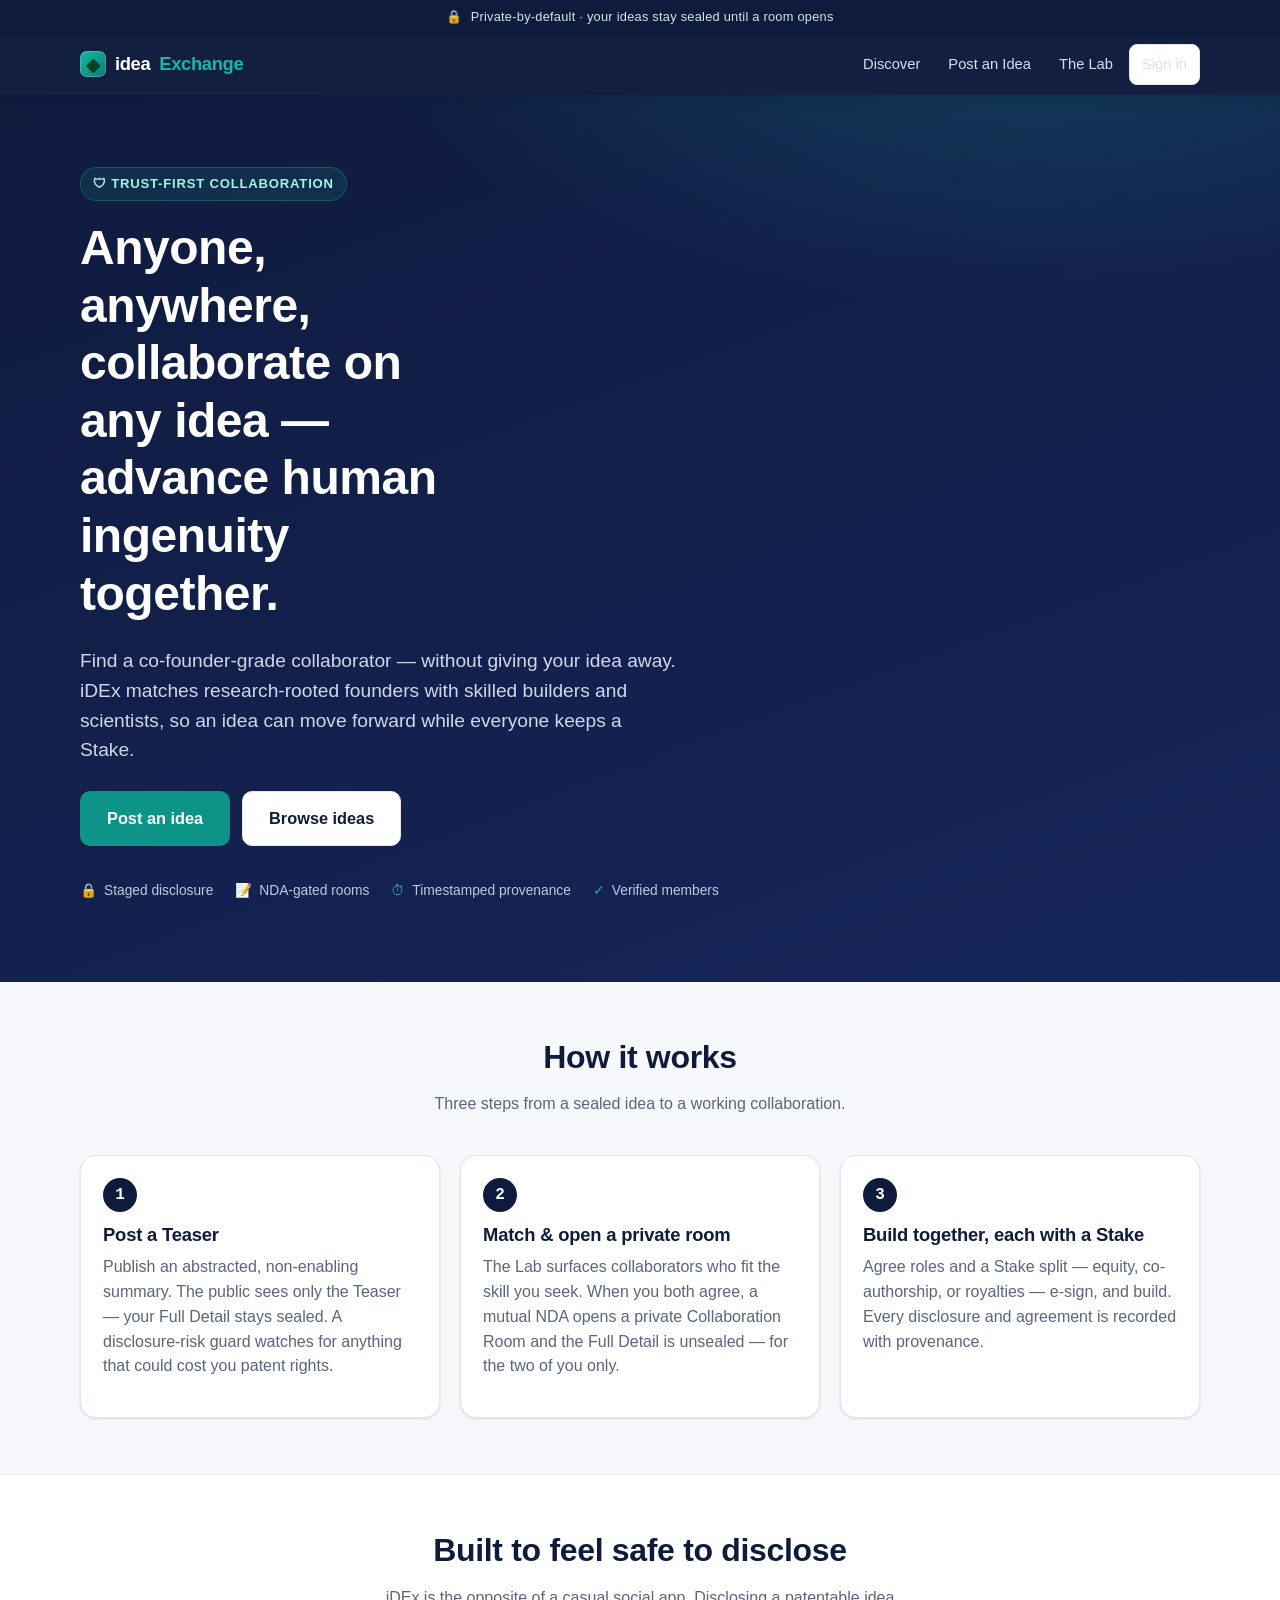
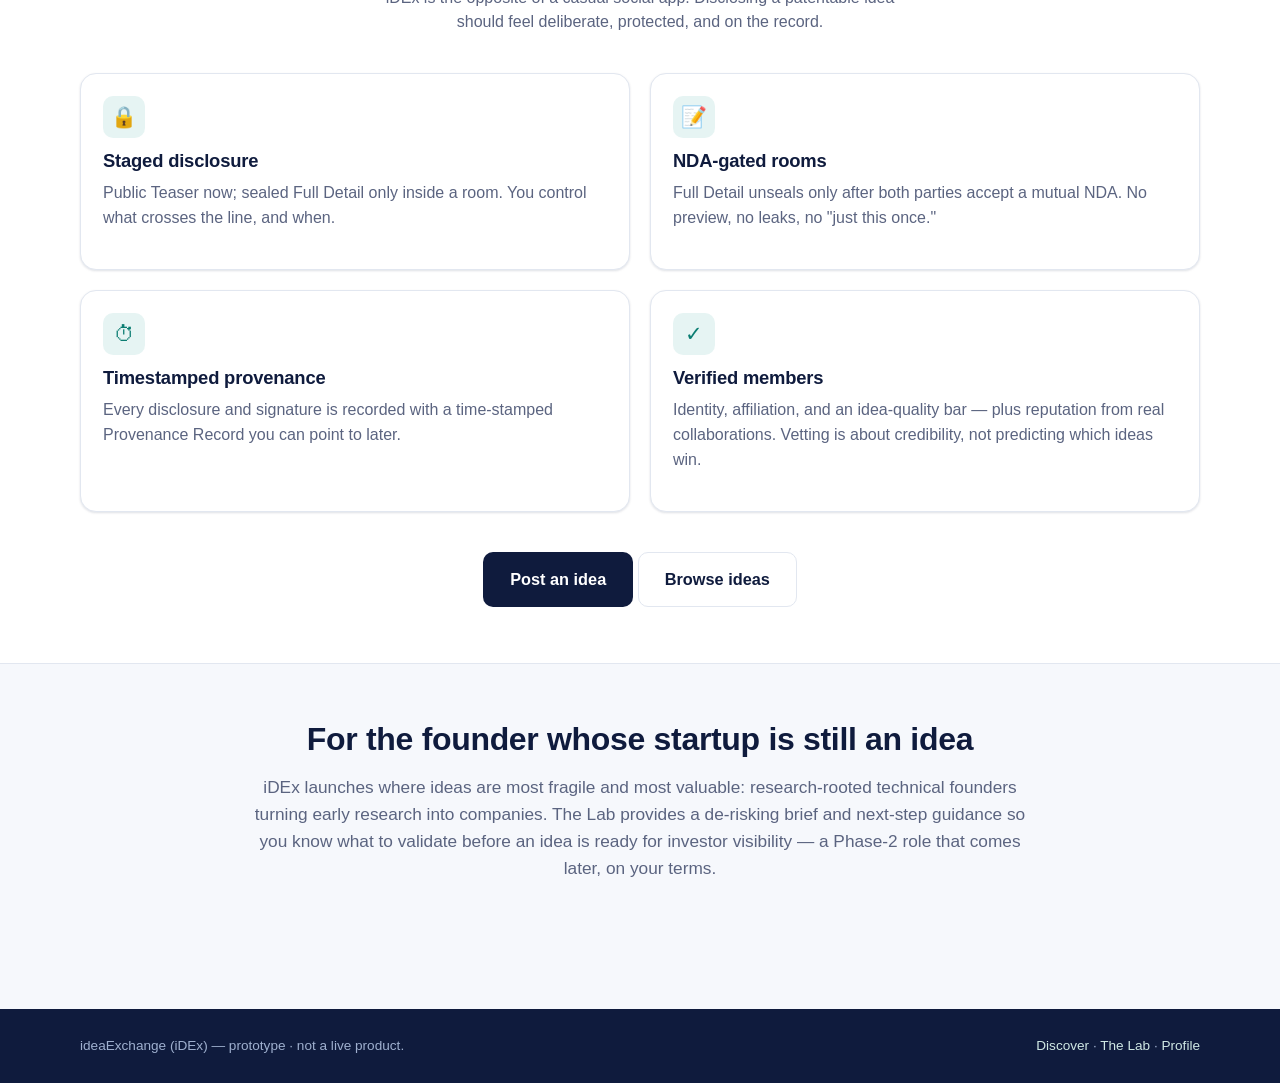
<file: index.html>
<!DOCTYPE html>
<html lang="en">
<head>
<meta charset="UTF-8">
<meta name="viewport" content="width=device-width, initial-scale=1">
<title>ideaExchange (iDEx) — Collaborate on any idea, without giving it away</title>
<link rel="stylesheet" href="styles.css">
</head>
<body>

<div class="trust-strip">
  <span class="lock">🔒</span> Private-by-default · your ideas stay sealed until a room opens
</div>

<nav class="nav">
  <div class="nav-inner">
    <a class="brand" href="index.html"><span class="mark">◆</span> idea<b>Exchange</b></a>
    <button class="nav-toggle" aria-label="Toggle menu" onclick="document.getElementById('navlinks').classList.toggle('open')">☰</button>
    <div class="nav-links" id="navlinks">
      <a href="discover.html">Discover</a>
      <a href="idea-new.html">Post an Idea</a>
      <a href="lab.html">The Lab</a>
      <a class="btn btn-ghost" href="login.html">Sign in</a>
    </div>
  </div>
</nav>

<header class="hero">
  <div class="wrap">
    <span class="eyebrow">🛡 Trust-first collaboration</span>
    <h1>Anyone, anywhere, collaborate on any idea — advance human ingenuity together.</h1>
    <p class="lede">Find a co-founder-grade collaborator — without giving your idea away. iDEx matches research-rooted founders with skilled builders and scientists, so an idea can move forward while everyone keeps a Stake.</p>
    <div class="hero-actions">
      <a class="btn btn-primary btn-lg" href="idea-new.html">Post an idea</a>
      <a class="btn btn-ghost btn-lg" href="discover.html">Browse ideas</a>
    </div>
    <div class="hero-trust">
      <span><span class="tk">🔒</span> Staged disclosure</span>
      <span><span class="tk">📝</span> NDA-gated rooms</span>
      <span><span class="tk">⏱</span> Timestamped provenance</span>
      <span><span class="tk">✓</span> Verified members</span>
    </div>
  </div>
</header>

<main>
  <!-- How it works -->
  <section class="section">
    <div class="wrap">
      <div class="center" style="margin-bottom:38px">
        <h2>How it works</h2>
        <p class="muted">Three steps from a sealed idea to a working collaboration.</p>
      </div>
      <div class="grid grid-3 steps">
        <div class="card">
          <div class="step-num">1</div>
          <h3>Post a Teaser</h3>
          <p class="muted">Publish an abstracted, non-enabling summary. The public sees only the Teaser — your Full Detail stays sealed. A disclosure-risk guard watches for anything that could cost you patent rights.</p>
        </div>
        <div class="card">
          <div class="step-num">2</div>
          <h3>Match &amp; open a private room</h3>
          <p class="muted">The Lab surfaces collaborators who fit the skill you seek. When you both agree, a mutual NDA opens a private Collaboration Room and the Full Detail is unsealed — for the two of you only.</p>
        </div>
        <div class="card">
          <div class="step-num">3</div>
          <h3>Build together, each with a Stake</h3>
          <p class="muted">Agree roles and a Stake split — equity, co-authorship, or royalties — e-sign, and build. Every disclosure and agreement is recorded with provenance.</p>
        </div>
      </div>
    </div>
  </section>

  <!-- Trust section -->
  <section class="section" style="background:var(--surface);border-top:1px solid var(--line);border-bottom:1px solid var(--line)">
    <div class="wrap">
      <div class="center" style="margin-bottom:38px">
        <h2>Built to feel safe to disclose</h2>
        <p class="muted" style="max-width:60ch;margin:0 auto">iDEx is the opposite of a casual social app. Disclosing a patentable idea should feel deliberate, protected, and on the record.</p>
      </div>
      <div class="grid grid-2">
        <div class="card trust-tile">
          <div class="ico">🔒</div>
          <h3>Staged disclosure</h3>
          <p class="muted">Public Teaser now; sealed Full Detail only inside a room. You control what crosses the line, and when.</p>
        </div>
        <div class="card trust-tile">
          <div class="ico">📝</div>
          <h3>NDA-gated rooms</h3>
          <p class="muted">Full Detail unseals only after both parties accept a mutual NDA. No preview, no leaks, no "just this once."</p>
        </div>
        <div class="card trust-tile">
          <div class="ico">⏱</div>
          <h3>Timestamped provenance</h3>
          <p class="muted">Every disclosure and signature is recorded with a time-stamped Provenance Record you can point to later.</p>
        </div>
        <div class="card trust-tile">
          <div class="ico">✓</div>
          <h3>Verified members</h3>
          <p class="muted">Identity, affiliation, and an idea-quality bar — plus reputation from real collaborations. Vetting is about credibility, not predicting which ideas win.</p>
        </div>
      </div>
      <div class="center" style="margin-top:40px">
        <a class="btn btn-navy btn-lg" href="idea-new.html">Post an idea</a>
        <a class="btn btn-ghost btn-lg" href="discover.html">Browse ideas</a>
      </div>
    </div>
  </section>

  <!-- Stake / for whom -->
  <section class="section">
    <div class="narrow center">
      <h2>For the founder whose startup is still an idea</h2>
      <p class="muted" style="font-size:1.08rem">iDEx launches where ideas are most fragile and most valuable: research-rooted technical founders turning early research into companies. The Lab provides a de-risking brief and next-step guidance so you know what to validate before an idea is ready for investor visibility — a Phase-2 role that comes later, on your terms.</p>
    </div>
  </section>
</main>

<footer class="footer">
  <div class="wrap">
    <span>ideaExchange (iDEx) — prototype · not a live product.</span>
    <span><a href="discover.html">Discover</a> · <a href="lab.html">The Lab</a> · <a href="profile.html">Profile</a></span>
  </div>
</footer>

</body>
</html>
</file>
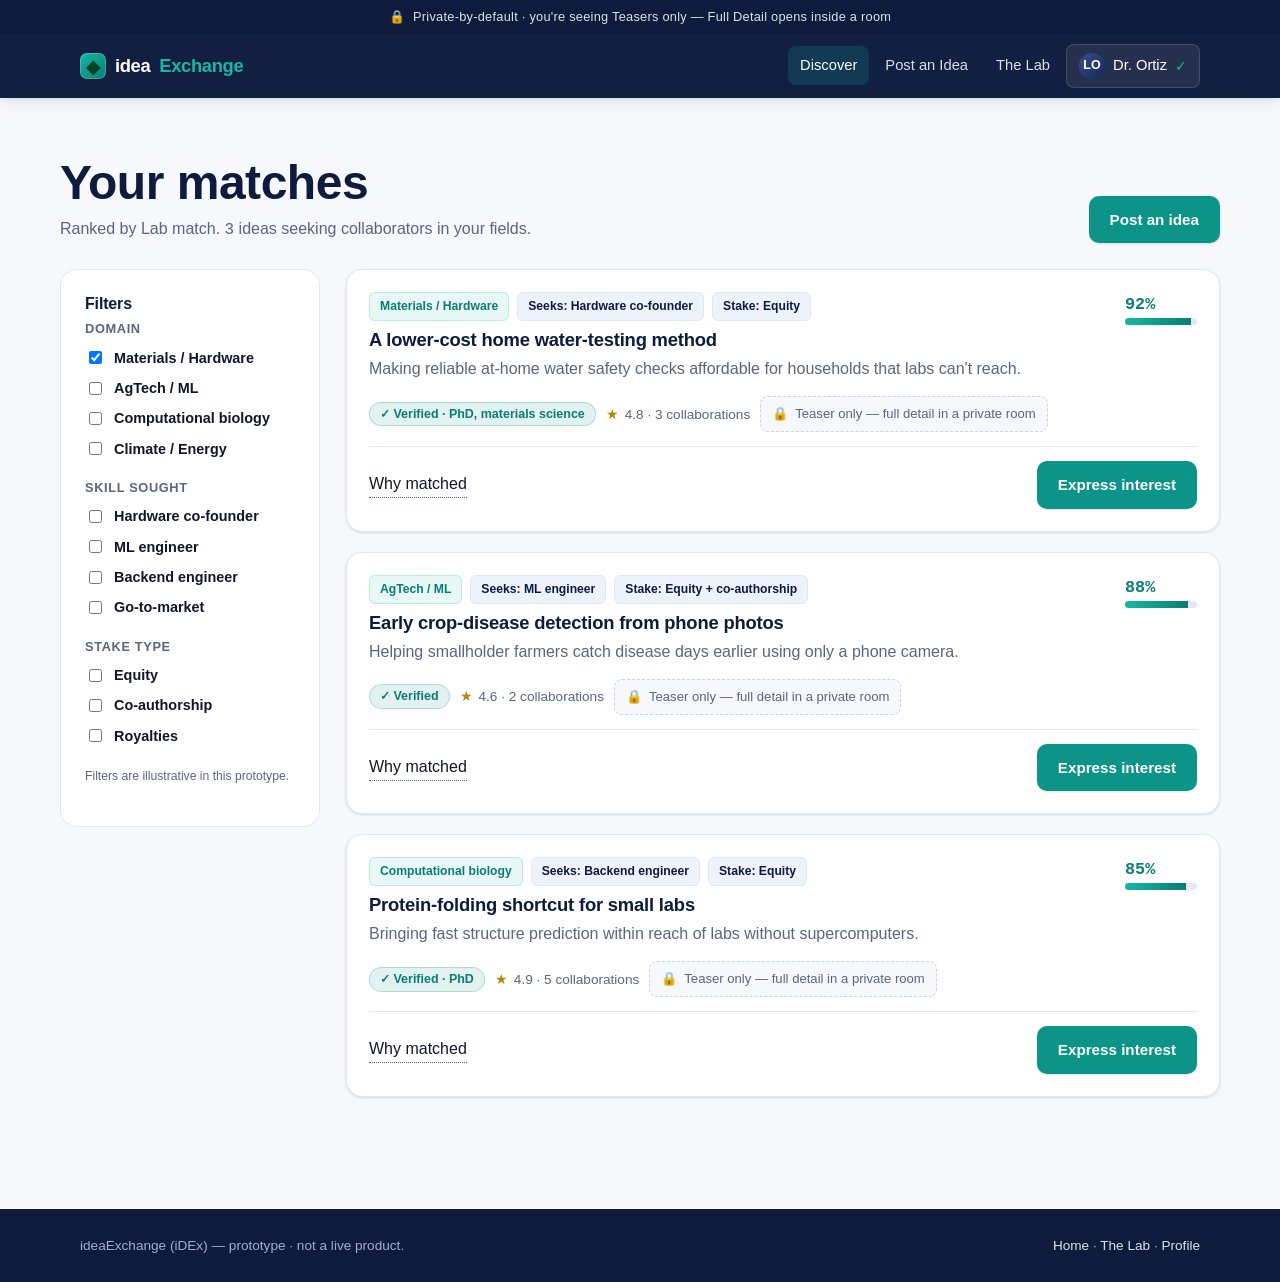
<file: discover.html>
<!DOCTYPE html>
<html lang="en">
<head>
<meta charset="UTF-8">
<meta name="viewport" content="width=device-width, initial-scale=1">
<title>Discover — ideaExchange (iDEx)</title>
<link rel="stylesheet" href="styles.css">
</head>
<body>

<div class="trust-strip">
  <span class="lock">🔒</span> Private-by-default · you're seeing Teasers only — Full Detail opens inside a room
</div>

<nav class="nav">
  <div class="nav-inner">
    <a class="brand" href="index.html"><span class="mark">◆</span> idea<b>Exchange</b></a>
    <button class="nav-toggle" aria-label="Toggle menu" onclick="document.getElementById('navlinks').classList.toggle('open')">☰</button>
    <div class="nav-links" id="navlinks">
      <a href="discover.html" class="active">Discover</a>
      <a href="idea-new.html">Post an Idea</a>
      <a href="lab.html">The Lab</a>
      <a class="avatar-chip" href="profile.html"><span class="avatar">LO</span> Dr. Ortiz <span class="vtick">✓</span></a>
    </div>
  </div>
</nav>

<main class="wrap section">
  <div style="display:flex;justify-content:space-between;align-items:flex-end;flex-wrap:wrap;gap:16px;margin-bottom:26px">
    <div>
      <h1 style="margin-bottom:6px">Your matches</h1>
      <p class="muted" style="margin:0">Ranked by Lab match. <span class="mono">3</span> ideas seeking collaborators in your fields.</p>
    </div>
    <a class="btn btn-primary" href="idea-new.html">Post an idea</a>
  </div>

  <div class="discover-layout">
    <!-- Filters (visual only) -->
    <aside class="filters panel" aria-label="Filters">
      <h4 style="margin-top:0">Filters</h4>
      <div class="filter-group">
        <h4>Domain</h4>
        <label class="check"><input type="checkbox" checked> Materials / Hardware</label>
        <label class="check"><input type="checkbox"> AgTech / ML</label>
        <label class="check"><input type="checkbox"> Computational biology</label>
        <label class="check"><input type="checkbox"> Climate / Energy</label>
      </div>
      <div class="filter-group">
        <h4>Skill sought</h4>
        <label class="check"><input type="checkbox"> Hardware co-founder</label>
        <label class="check"><input type="checkbox"> ML engineer</label>
        <label class="check"><input type="checkbox"> Backend engineer</label>
        <label class="check"><input type="checkbox"> Go-to-market</label>
      </div>
      <div class="filter-group">
        <h4>Stake type</h4>
        <label class="check"><input type="checkbox"> Equity</label>
        <label class="check"><input type="checkbox"> Co-authorship</label>
        <label class="check"><input type="checkbox"> Royalties</label>
      </div>
      <p class="muted" style="font-size:.76rem">Filters are illustrative in this prototype.</p>
    </aside>

    <!-- Match feed -->
    <section class="grid" aria-label="Idea matches">

      <!-- Card 1 -->
      <article class="card card-hover match-card">
        <div class="top">
          <div>
            <div class="meta-row" style="margin-bottom:8px">
              <span class="tag tag-domain">Materials / Hardware</span>
              <span class="tag">Seeks: Hardware co-founder</span>
              <span class="tag">Stake: Equity</span>
            </div>
            <h3 style="margin:0"><a href="idea.html">A lower-cost home water-testing method</a></h3>
            <p class="muted" style="margin:6px 0 0">Making reliable at-home water safety checks affordable for households that labs can't reach.</p>
          </div>
          <div class="match" title="Lab match score">
            <div>
              <div class="match-score">92%</div>
              <div class="match-bar"><span style="width:92%"></span></div>
            </div>
          </div>
        </div>
        <div class="cred-row">
          <span class="badge badge-verified">✓ Verified · PhD, materials science</span>
          <span class="rep"><span class="star">★</span> 4.8 · 3 collaborations</span>
          <span class="lock-cue"><span class="lock">🔒</span> Teaser only — full detail in a private room</span>
        </div>
        <div class="card-foot">
          <span class="tip" tabindex="0">Why matched
            <span class="tip-body">Your verified materials-science background and hardware-prototyping history closely fit the co-founder this iDeaer is seeking.</span>
          </span>
          <a class="btn btn-primary" href="idea.html">Express interest</a>
        </div>
      </article>

      <!-- Card 2 -->
      <article class="card card-hover match-card">
        <div class="top">
          <div>
            <div class="meta-row" style="margin-bottom:8px">
              <span class="tag tag-domain">AgTech / ML</span>
              <span class="tag">Seeks: ML engineer</span>
              <span class="tag">Stake: Equity + co-authorship</span>
            </div>
            <h3 style="margin:0"><a href="idea.html">Early crop-disease detection from phone photos</a></h3>
            <p class="muted" style="margin:6px 0 0">Helping smallholder farmers catch disease days earlier using only a phone camera.</p>
          </div>
          <div class="match" title="Lab match score">
            <div>
              <div class="match-score">88%</div>
              <div class="match-bar"><span style="width:88%"></span></div>
            </div>
          </div>
        </div>
        <div class="cred-row">
          <span class="badge badge-verified">✓ Verified</span>
          <span class="rep"><span class="star">★</span> 4.6 · 2 collaborations</span>
          <span class="lock-cue"><span class="lock">🔒</span> Teaser only — full detail in a private room</span>
        </div>
        <div class="card-foot">
          <span class="tip" tabindex="0">Why matched
            <span class="tip-body">Strong overlap with your computer-vision work; this idea needs an ML engineer to move from prototype to field trials.</span>
          </span>
          <a class="btn btn-primary" href="idea.html">Express interest</a>
        </div>
      </article>

      <!-- Card 3 -->
      <article class="card card-hover match-card">
        <div class="top">
          <div>
            <div class="meta-row" style="margin-bottom:8px">
              <span class="tag tag-domain">Computational biology</span>
              <span class="tag">Seeks: Backend engineer</span>
              <span class="tag">Stake: Equity</span>
            </div>
            <h3 style="margin:0"><a href="idea.html">Protein-folding shortcut for small labs</a></h3>
            <p class="muted" style="margin:6px 0 0">Bringing fast structure prediction within reach of labs without supercomputers.</p>
          </div>
          <div class="match" title="Lab match score">
            <div>
              <div class="match-score">85%</div>
              <div class="match-bar"><span style="width:85%"></span></div>
            </div>
          </div>
        </div>
        <div class="cred-row">
          <span class="badge badge-verified">✓ Verified · PhD</span>
          <span class="rep"><span class="star">★</span> 4.9 · 5 collaborations</span>
          <span class="lock-cue"><span class="lock">🔒</span> Teaser only — full detail in a private room</span>
        </div>
        <div class="card-foot">
          <span class="tip" tabindex="0">Why matched
            <span class="tip-body">Your distributed-systems experience fits the scalable backend this computational-biology idea needs.</span>
          </span>
          <a class="btn btn-primary" href="idea.html">Express interest</a>
        </div>
      </article>

    </section>
  </div>
</main>

<footer class="footer">
  <div class="wrap">
    <span>ideaExchange (iDEx) — prototype · not a live product.</span>
    <span><a href="index.html">Home</a> · <a href="lab.html">The Lab</a> · <a href="profile.html">Profile</a></span>
  </div>
</footer>

</body>
</html>
</file>
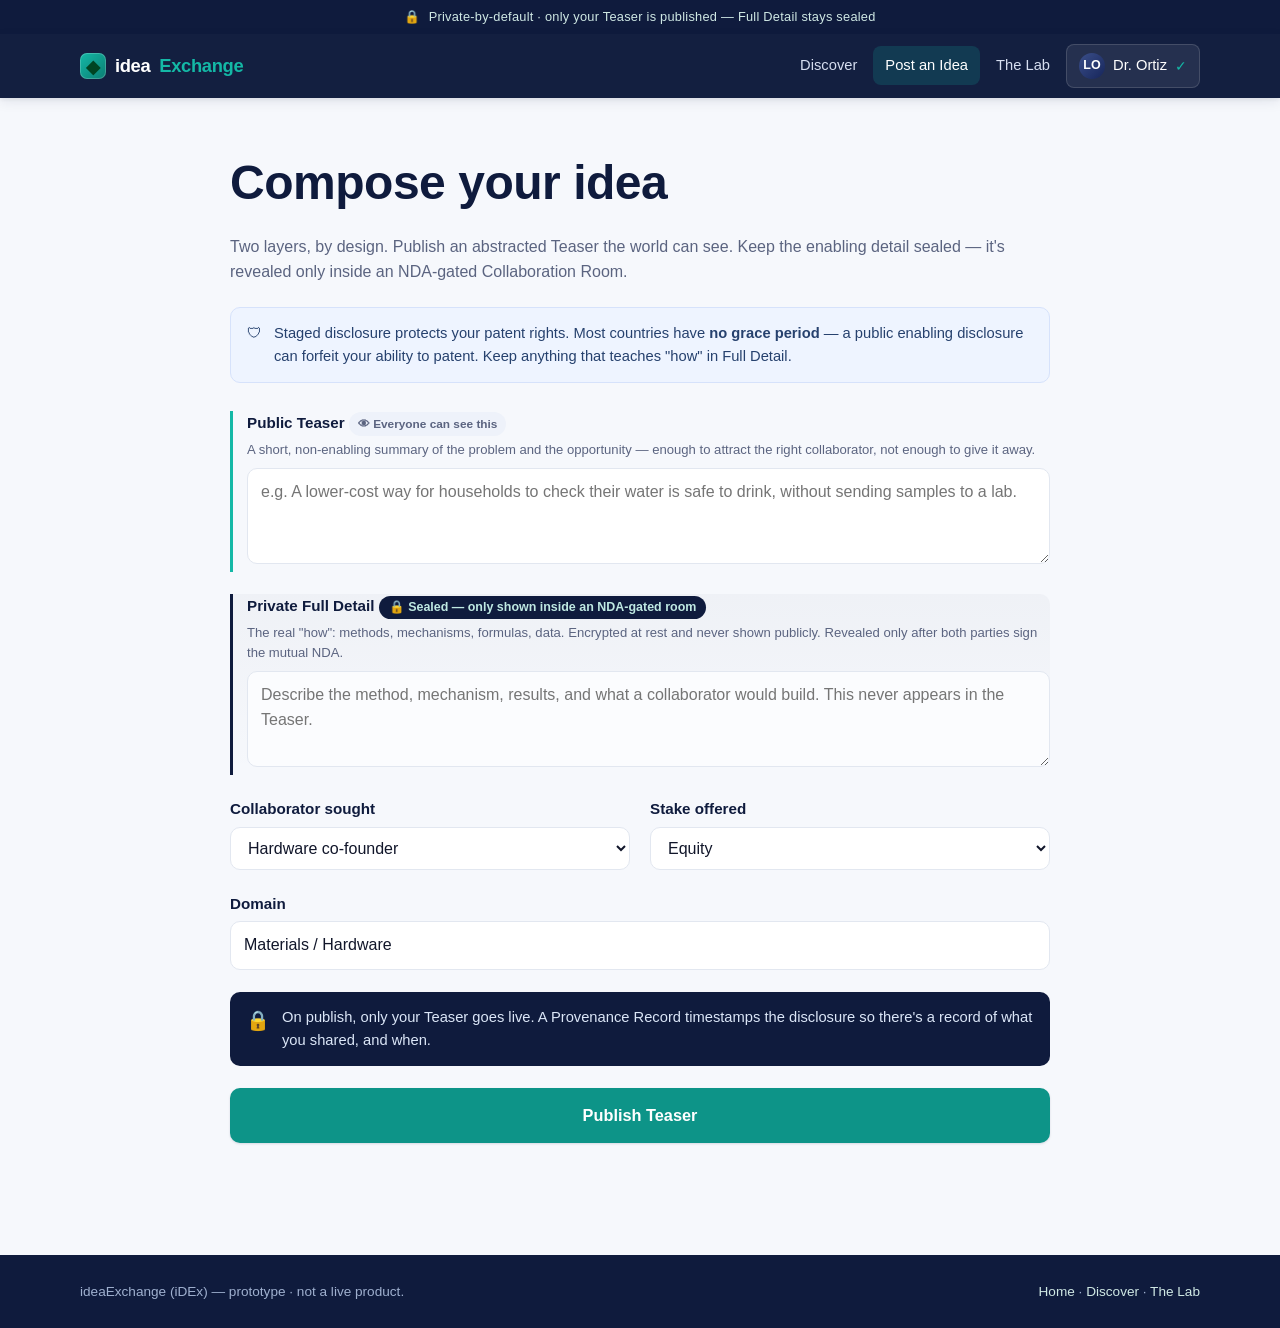
<file: idea-new.html>
<!DOCTYPE html>
<html lang="en">
<head>
<meta charset="UTF-8">
<meta name="viewport" content="width=device-width, initial-scale=1">
<title>Post an Idea — ideaExchange (iDEx)</title>
<link rel="stylesheet" href="styles.css">
</head>
<body>

<div class="trust-strip">
  <span class="lock">🔒</span> Private-by-default · only your Teaser is published — Full Detail stays sealed
</div>

<nav class="nav">
  <div class="nav-inner">
    <a class="brand" href="index.html"><span class="mark">◆</span> idea<b>Exchange</b></a>
    <button class="nav-toggle" aria-label="Toggle menu" onclick="document.getElementById('navlinks').classList.toggle('open')">☰</button>
    <div class="nav-links" id="navlinks">
      <a href="discover.html">Discover</a>
      <a href="idea-new.html" class="active">Post an Idea</a>
      <a href="lab.html">The Lab</a>
      <a class="avatar-chip" href="profile.html"><span class="avatar">LO</span> Dr. Ortiz <span class="vtick">✓</span></a>
    </div>
  </div>
</nav>

<main class="narrow section">
  <h1>Compose your idea</h1>
  <p class="muted" style="margin-bottom:22px">Two layers, by design. Publish an abstracted Teaser the world can see. Keep the enabling detail sealed — it's revealed only inside an NDA-gated Collaboration Room.</p>

  <div class="notice notice-info" style="margin-bottom:28px">
    <span>🛡</span>
    <span>Staged disclosure protects your patent rights. Most countries have <b>no grace period</b> — a public enabling disclosure can forfeit your ability to patent. Keep anything that teaches "how" in Full Detail.</span>
  </div>

  <form onsubmit="event.preventDefault(); document.getElementById('published').scrollIntoView({behavior:'smooth'}); document.getElementById('published').classList.remove('hidden');">

    <!-- Public Teaser -->
    <div class="field field-public">
      <label for="teaser">Public Teaser <span class="visibility-pill">👁 Everyone can see this</span></label>
      <p class="hint">A short, non-enabling summary of the problem and the opportunity — enough to attract the right collaborator, not enough to give it away.</p>
      <textarea id="teaser" placeholder="e.g. A lower-cost way for households to check their water is safe to drink, without sending samples to a lab." oninput="checkDisclosure()"></textarea>
      <div class="guard" id="guard" role="alert">
        <span class="shield">⚠</span>
        <span><b>Heads up: this looks like enabling detail.</b> Posting it publicly could affect your patent rights — most countries have no grace period. Move it to Full Detail.</span>
      </div>
    </div>

    <!-- Sealed Full Detail -->
    <div class="field field-sealed">
      <label for="detail">Private Full Detail <span class="badge badge-sealed">🔒 Sealed — only shown inside an NDA-gated room</span></label>
      <p class="hint">The real "how": methods, mechanisms, formulas, data. Encrypted at rest and never shown publicly. Revealed only after both parties sign the mutual NDA.</p>
      <textarea id="detail" placeholder="Describe the method, mechanism, results, and what a collaborator would build. This never appears in the Teaser."></textarea>
    </div>

    <div class="grid grid-2">
      <div class="field">
        <label for="role">Collaborator sought</label>
        <select id="role">
          <option>Hardware co-founder</option>
          <option>ML engineer</option>
          <option>Backend engineer</option>
          <option>Wet-lab scientist</option>
          <option>Go-to-market lead</option>
        </select>
      </div>
      <div class="field">
        <label for="stake">Stake offered</label>
        <select id="stake">
          <option>Equity</option>
          <option>Equity + co-authorship</option>
          <option>Royalties</option>
          <option>Co-authorship</option>
        </select>
      </div>
    </div>

    <div class="field">
      <label for="domain">Domain</label>
      <input type="text" id="domain" value="Materials / Hardware">
    </div>

    <div class="notice notice-sealed" style="margin-bottom:22px">
      <span class="lock">🔒</span>
      <span>On publish, only your Teaser goes live. A Provenance Record timestamps the disclosure so there's a record of what you shared, and when.</span>
    </div>

    <button type="submit" class="btn btn-primary btn-lg btn-block">Publish Teaser</button>
  </form>

  <div class="panel hidden notice-success" id="published" style="margin-top:28px;display:flex;gap:12px;align-items:flex-start">
    <span style="font-size:1.3rem">✓</span>
    <div>
      <strong>Teaser published.</strong>
      <p class="muted" style="margin:6px 0 10px">Your Full Detail stays sealed. We'll start matching you with verified collaborators.</p>
      <span class="provenance"><span class="seal">⏱</span> Teaser disclosed · 2026-11-20 · provenance recorded</span>
      <div style="margin-top:14px"><a class="btn btn-navy" href="discover.html">See your matches</a></div>
    </div>
  </div>
</main>

<footer class="footer">
  <div class="wrap">
    <span>ideaExchange (iDEx) — prototype · not a live product.</span>
    <span><a href="index.html">Home</a> · <a href="discover.html">Discover</a> · <a href="lab.html">The Lab</a></span>
  </div>
</footer>

<script>
  // Disclosure-risk guard: flag enabling / "how-to" language in the public Teaser.
  var RISKY = ["formula", "process", "method is", "we do this by", "chemical", "algorithm is"];
  function checkDisclosure() {
    var v = document.getElementById('teaser').value.toLowerCase();
    var hit = RISKY.some(function (p) { return v.indexOf(p) !== -1; });
    document.getElementById('guard').classList.toggle('show', hit);
  }
</script>

</body>
</html>
</file>
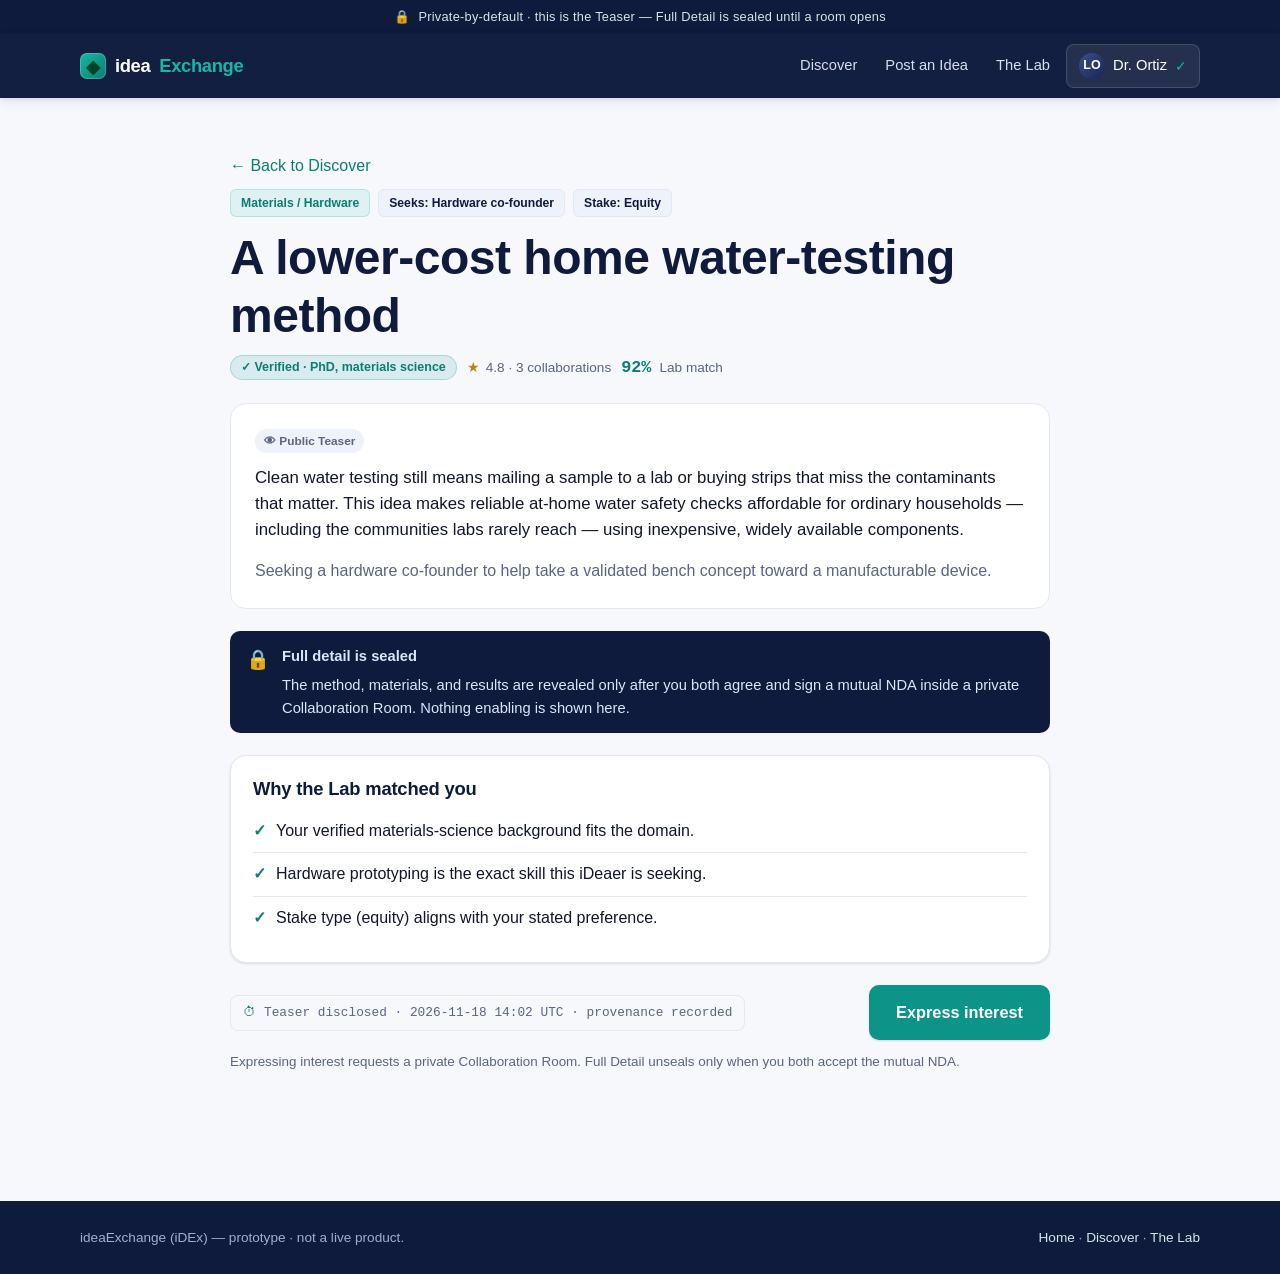
<file: idea.html>
<!DOCTYPE html>
<html lang="en">
<head>
<meta charset="UTF-8">
<meta name="viewport" content="width=device-width, initial-scale=1">
<title>A lower-cost home water-testing method — ideaExchange (iDEx)</title>
<link rel="stylesheet" href="styles.css">
</head>
<body>

<div class="trust-strip">
  <span class="lock">🔒</span> Private-by-default · this is the Teaser — Full Detail is sealed until a room opens
</div>

<nav class="nav">
  <div class="nav-inner">
    <a class="brand" href="index.html"><span class="mark">◆</span> idea<b>Exchange</b></a>
    <button class="nav-toggle" aria-label="Toggle menu" onclick="document.getElementById('navlinks').classList.toggle('open')">☰</button>
    <div class="nav-links" id="navlinks">
      <a href="discover.html">Discover</a>
      <a href="idea-new.html">Post an Idea</a>
      <a href="lab.html">The Lab</a>
      <a class="avatar-chip" href="profile.html"><span class="avatar">LO</span> Dr. Ortiz <span class="vtick">✓</span></a>
    </div>
  </div>
</nav>

<main class="narrow section">
  <p style="margin-bottom:10px"><a href="discover.html">← Back to Discover</a></p>

  <div class="meta-row" style="margin-bottom:12px">
    <span class="tag tag-domain">Materials / Hardware</span>
    <span class="tag">Seeks: Hardware co-founder</span>
    <span class="tag">Stake: Equity</span>
  </div>

  <h1 style="margin-bottom:10px">A lower-cost home water-testing method</h1>

  <div class="cred-row" style="margin-bottom:22px">
    <span class="badge badge-verified">✓ Verified · PhD, materials science</span>
    <span class="rep"><span class="star">★</span> 4.8 · 3 collaborations</span>
    <span class="match"><span class="match-score">92%</span> <span class="muted" style="font-size:.85rem">Lab match</span></span>
  </div>

  <!-- Public teaser -->
  <section class="panel" style="margin-bottom:22px">
    <span class="visibility-pill" style="margin-bottom:12px">👁 Public Teaser</span>
    <p style="font-size:1.05rem">Clean water testing still means mailing a sample to a lab or buying strips that miss the contaminants that matter. This idea makes reliable at-home water safety checks affordable for ordinary households — including the communities labs rarely reach — using inexpensive, widely available components.</p>
    <p class="muted" style="margin:0">Seeking a hardware co-founder to help take a validated bench concept toward a manufacturable device.</p>
  </section>

  <!-- Sealed detail notice -->
  <section class="notice notice-sealed" style="margin-bottom:22px">
    <span class="lock">🔒</span>
    <div>
      <strong>Full detail is sealed</strong>
      <p style="margin:6px 0 0">The method, materials, and results are revealed only after you both agree and sign a mutual NDA inside a private Collaboration Room. Nothing enabling is shown here.</p>
    </div>
  </section>

  <!-- Why matched -->
  <section class="card" style="margin-bottom:22px">
    <h3 style="margin-top:0">Why the Lab matched you</h3>
    <ul class="checklist">
      <li><span class="mk">✓</span> Your verified materials-science background fits the domain.</li>
      <li><span class="mk">✓</span> Hardware prototyping is the exact skill this iDeaer is seeking.</li>
      <li><span class="mk">✓</span> Stake type (equity) aligns with your stated preference.</li>
    </ul>
  </section>

  <!-- Provenance + CTA -->
  <div style="display:flex;justify-content:space-between;align-items:center;gap:16px;flex-wrap:wrap">
    <span class="provenance"><span class="seal">⏱</span> Teaser disclosed · 2026-11-18 14:02 UTC · provenance recorded</span>
    <a class="btn btn-primary btn-lg" href="room.html">Express interest</a>
  </div>
  <p class="muted" style="font-size:.84rem;margin-top:12px">Expressing interest requests a private Collaboration Room. Full Detail unseals only when you both accept the mutual NDA.</p>
</main>

<footer class="footer">
  <div class="wrap">
    <span>ideaExchange (iDEx) — prototype · not a live product.</span>
    <span><a href="index.html">Home</a> · <a href="discover.html">Discover</a> · <a href="lab.html">The Lab</a></span>
  </div>
</footer>

</body>
</html>
</file>
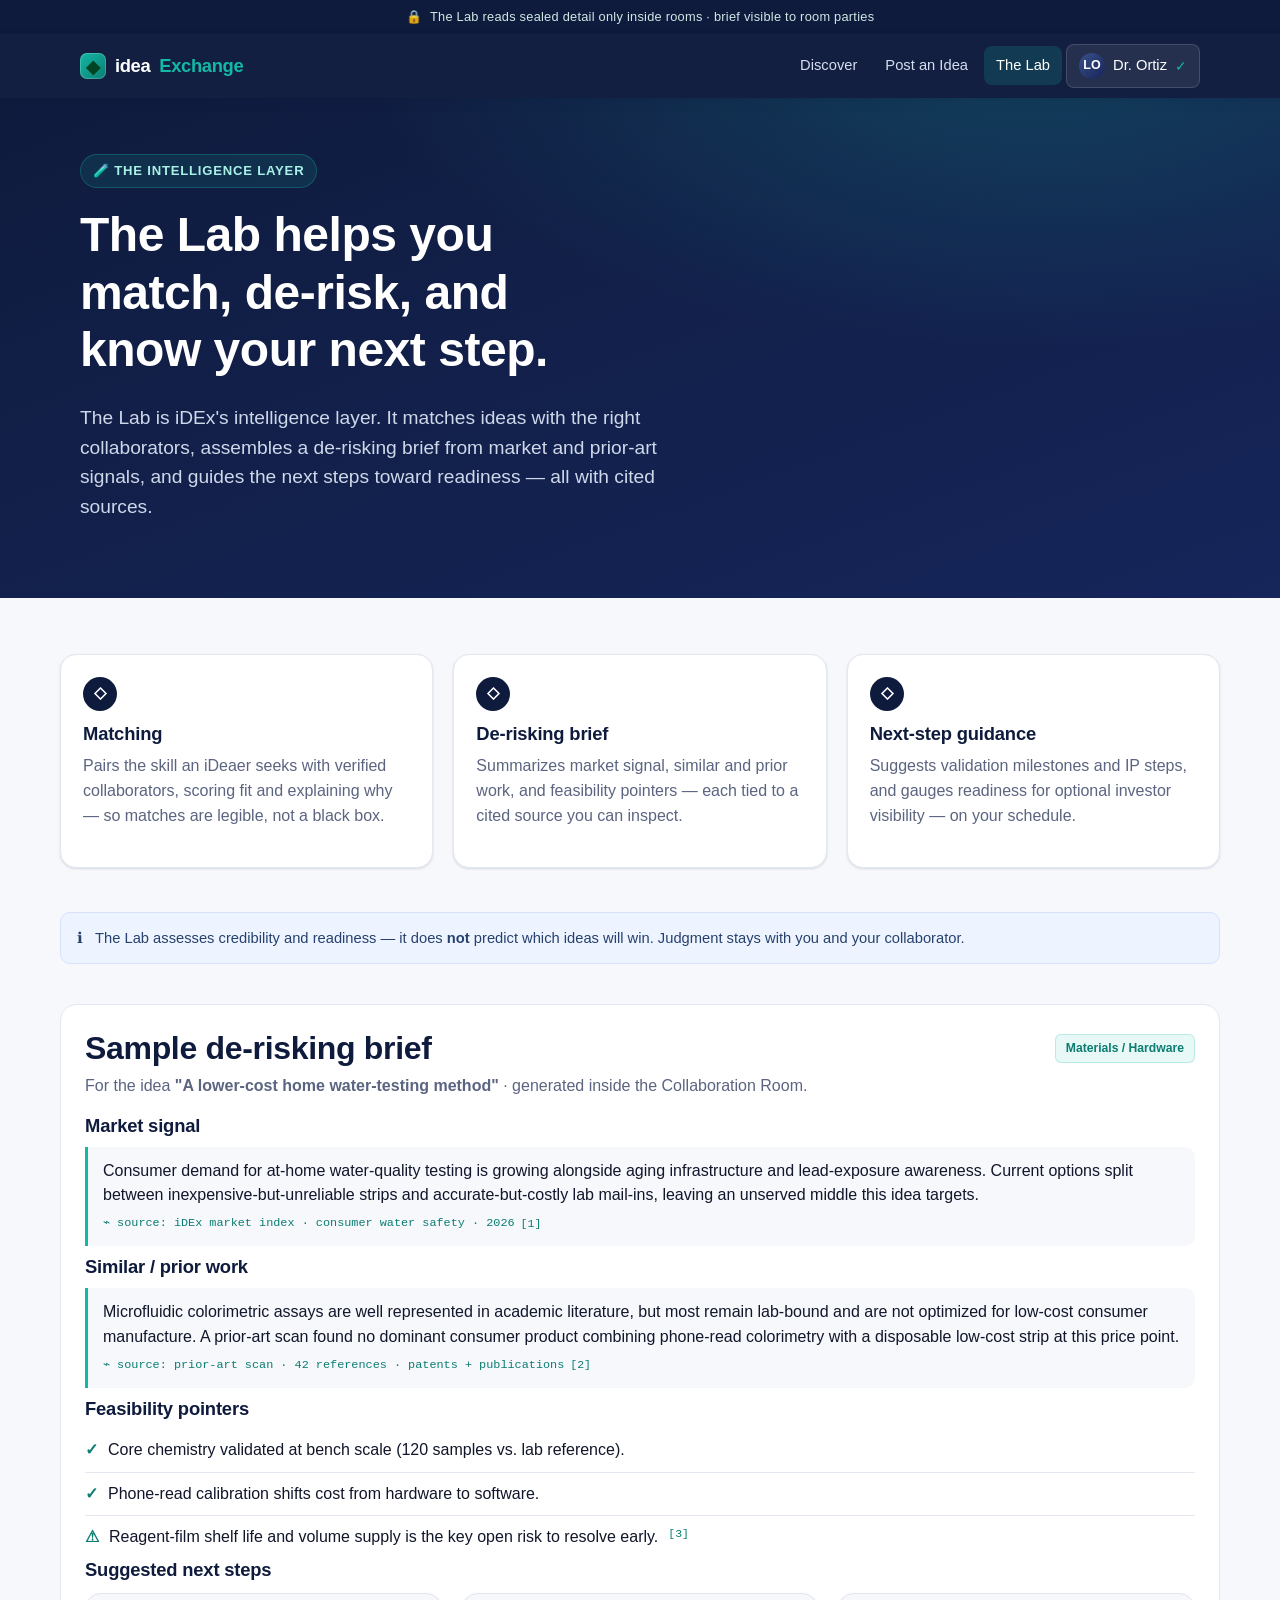
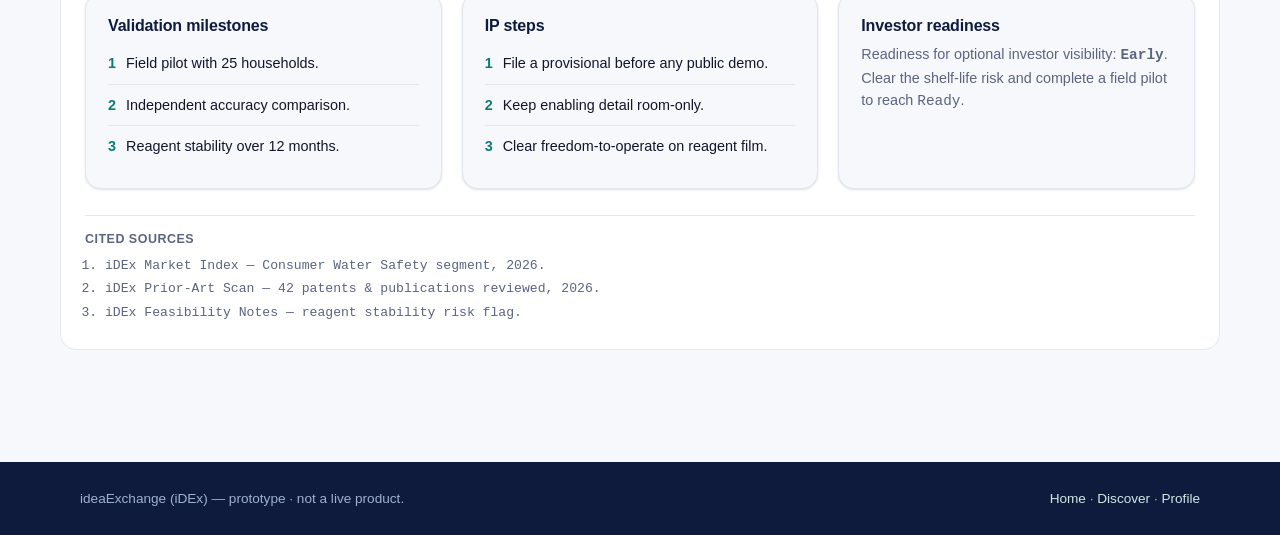
<file: lab.html>
<!DOCTYPE html>
<html lang="en">
<head>
<meta charset="UTF-8">
<meta name="viewport" content="width=device-width, initial-scale=1">
<title>The Lab — ideaExchange (iDEx)</title>
<link rel="stylesheet" href="styles.css">
</head>
<body>

<div class="trust-strip">
  <span class="lock">🔒</span> The Lab reads sealed detail only inside rooms · brief visible to room parties
</div>

<nav class="nav">
  <div class="nav-inner">
    <a class="brand" href="index.html"><span class="mark">◆</span> idea<b>Exchange</b></a>
    <button class="nav-toggle" aria-label="Toggle menu" onclick="document.getElementById('navlinks').classList.toggle('open')">☰</button>
    <div class="nav-links" id="navlinks">
      <a href="discover.html">Discover</a>
      <a href="idea-new.html">Post an Idea</a>
      <a href="lab.html" class="active">The Lab</a>
      <a class="avatar-chip" href="profile.html"><span class="avatar">LO</span> Dr. Ortiz <span class="vtick">✓</span></a>
    </div>
  </div>
</nav>

<header class="hero" style="padding:56px 0 60px">
  <div class="wrap">
    <span class="eyebrow">🧪 The intelligence layer</span>
    <h1 style="max-width:20ch">The Lab helps you match, de-risk, and know your next step.</h1>
    <p class="lede">The Lab is iDEx's intelligence layer. It matches ideas with the right collaborators, assembles a de-risking brief from market and prior-art signals, and guides the next steps toward readiness — all with cited sources.</p>
  </div>
</header>

<main class="wrap section">
  <!-- Three capabilities -->
  <div class="grid grid-3" style="margin-bottom:44px">
    <div class="card">
      <div class="step-num">◇</div>
      <h3>Matching</h3>
      <p class="muted">Pairs the skill an iDeaer seeks with verified collaborators, scoring fit and explaining why — so matches are legible, not a black box.</p>
    </div>
    <div class="card">
      <div class="step-num">◇</div>
      <h3>De-risking brief</h3>
      <p class="muted">Summarizes market signal, similar and prior work, and feasibility pointers — each tied to a cited source you can inspect.</p>
    </div>
    <div class="card">
      <div class="step-num">◇</div>
      <h3>Next-step guidance</h3>
      <p class="muted">Suggests validation milestones and IP steps, and gauges readiness for optional investor visibility — on your schedule.</p>
    </div>
  </div>

  <div class="notice notice-info" style="margin-bottom:40px">
    <span>ℹ</span>
    <span>The Lab assesses credibility and readiness — it does <b>not</b> predict which ideas will win. Judgment stays with you and your collaborator.</span>
  </div>

  <!-- Sample brief -->
  <section class="panel">
    <div style="display:flex;justify-content:space-between;align-items:center;gap:12px;flex-wrap:wrap;margin-bottom:6px">
      <h2 style="margin:0">Sample de-risking brief</h2>
      <span class="tag tag-domain">Materials / Hardware</span>
    </div>
    <p class="muted">For the idea <strong>"A lower-cost home water-testing method"</strong> · generated inside the Collaboration Room.</p>

    <h3>Market signal</h3>
    <div class="cite">
      Consumer demand for at-home water-quality testing is growing alongside aging infrastructure and lead-exposure awareness. Current options split between inexpensive-but-unreliable strips and accurate-but-costly lab mail-ins, leaving an unserved middle this idea targets.
      <span class="src">⌁ source: iDEx market index · consumer water safety · 2026 <a class="cite-ref" href="#refs">[1]</a></span>
    </div>

    <h3>Similar / prior work</h3>
    <div class="cite">
      Microfluidic colorimetric assays are well represented in academic literature, but most remain lab-bound and are not optimized for low-cost consumer manufacture. A prior-art scan found no dominant consumer product combining phone-read colorimetry with a disposable low-cost strip at this price point.
      <span class="src">⌁ source: prior-art scan · 42 references · patents + publications <a class="cite-ref" href="#refs">[2]</a></span>
    </div>

    <h3>Feasibility pointers</h3>
    <ul class="checklist">
      <li><span class="mk">✓</span> Core chemistry validated at bench scale (120 samples vs. lab reference).</li>
      <li><span class="mk">✓</span> Phone-read calibration shifts cost from hardware to software.</li>
      <li><span class="mk">⚠</span> Reagent-film shelf life and volume supply is the key open risk to resolve early.
        <a class="cite-ref" href="#refs">[3]</a></li>
    </ul>

    <h3>Suggested next steps</h3>
    <div class="grid grid-3" style="margin-top:12px">
      <div class="card" style="background:var(--tint)">
        <h4 style="margin:0 0 8px;color:var(--navy)">Validation milestones</h4>
        <ul class="checklist" style="font-size:.9rem">
          <li><span class="mk">1</span> Field pilot with 25 households.</li>
          <li><span class="mk">2</span> Independent accuracy comparison.</li>
          <li><span class="mk">3</span> Reagent stability over 12 months.</li>
        </ul>
      </div>
      <div class="card" style="background:var(--tint)">
        <h4 style="margin:0 0 8px;color:var(--navy)">IP steps</h4>
        <ul class="checklist" style="font-size:.9rem">
          <li><span class="mk">1</span> File a provisional before any public demo.</li>
          <li><span class="mk">2</span> Keep enabling detail room-only.</li>
          <li><span class="mk">3</span> Clear freedom-to-operate on reagent film.</li>
        </ul>
      </div>
      <div class="card" style="background:var(--tint)">
        <h4 style="margin:0 0 8px;color:var(--navy)">Investor readiness</h4>
        <p class="muted" style="font-size:.9rem;margin:0">Readiness for optional investor visibility: <strong class="mono">Early</strong>. Clear the shelf-life risk and complete a field pilot to reach <span class="mono">Ready</span>.</p>
      </div>
    </div>

    <!-- References -->
    <div id="refs" style="margin-top:26px;border-top:1px solid var(--line);padding-top:16px">
      <h4 style="color:var(--muted);text-transform:uppercase;font-size:.78rem;letter-spacing:.04em">Cited sources</h4>
      <ol class="mono" style="font-size:.82rem;color:var(--muted);line-height:1.8;padding-left:20px;margin:0">
        <li>iDEx Market Index — Consumer Water Safety segment, 2026.</li>
        <li>iDEx Prior-Art Scan — 42 patents &amp; publications reviewed, 2026.</li>
        <li>iDEx Feasibility Notes — reagent stability risk flag.</li>
      </ol>
    </div>
  </section>
</main>

<footer class="footer">
  <div class="wrap">
    <span>ideaExchange (iDEx) — prototype · not a live product.</span>
    <span><a href="index.html">Home</a> · <a href="discover.html">Discover</a> · <a href="profile.html">Profile</a></span>
  </div>
</footer>

</body>
</html>
</file>
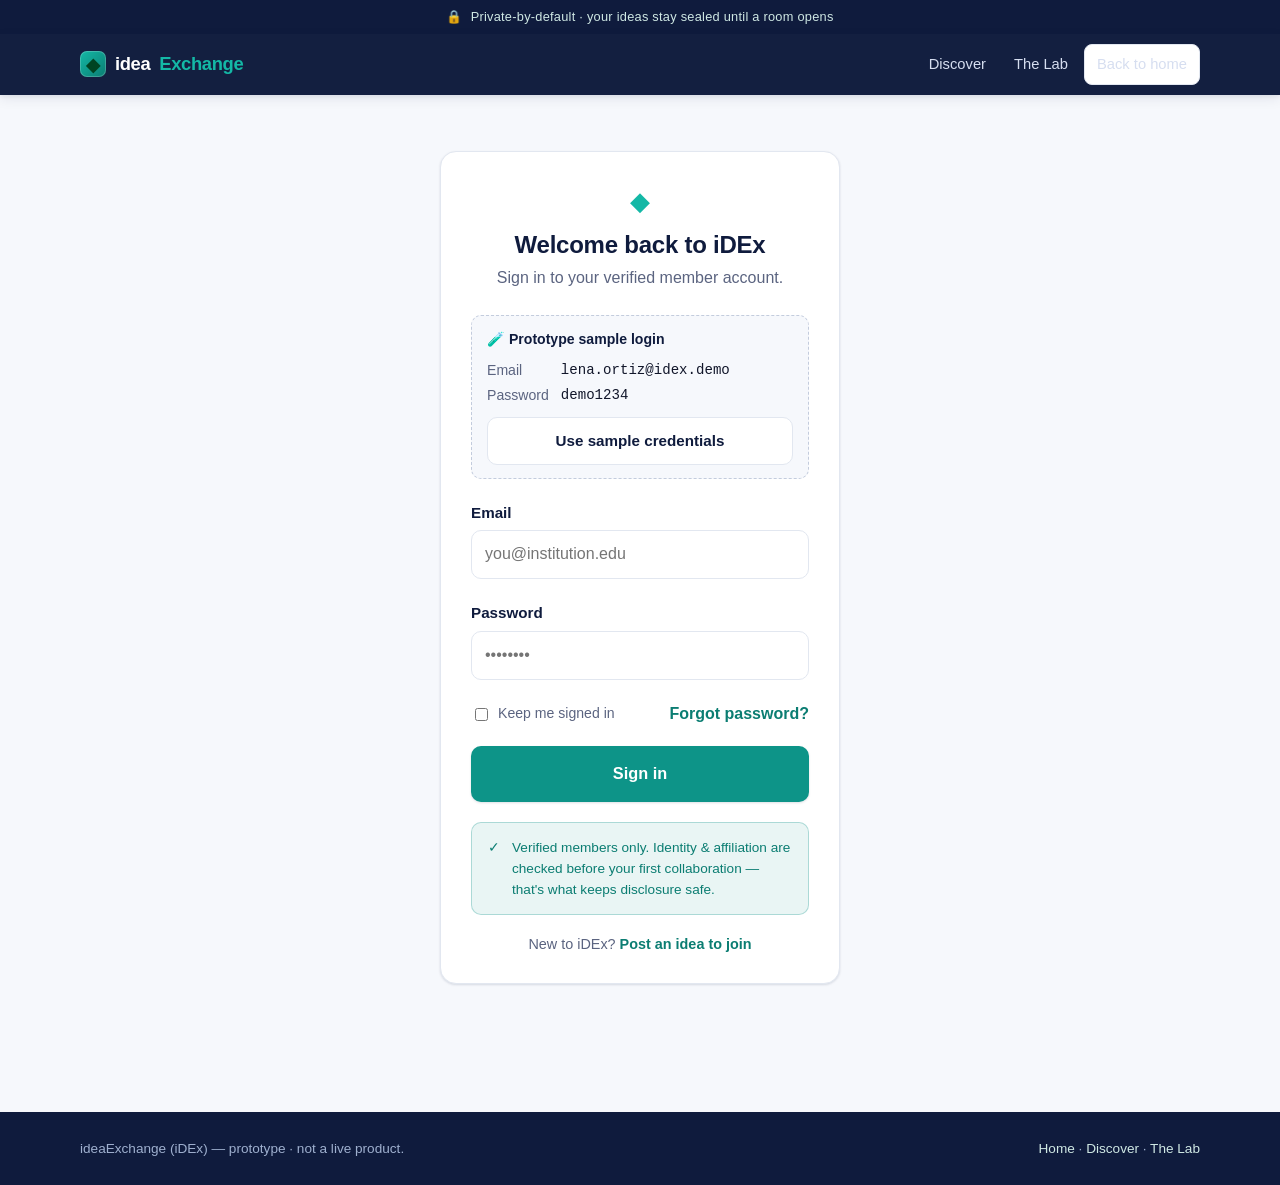
<file: login.html>
<!DOCTYPE html>
<html lang="en">
<head>
<meta charset="UTF-8">
<meta name="viewport" content="width=device-width, initial-scale=1">
<title>Sign in — ideaExchange (iDEx)</title>
<link rel="stylesheet" href="styles.css">
<style>
  /* extend the shared field styling to email/password inputs */
  input[type="email"], input[type="password"] {
    width: 100%; font: inherit; color: var(--ink);
    padding: 11px 13px; border: 1px solid var(--line); border-radius: var(--radius);
    background: #fff; transition: border-color .15s ease, box-shadow .15s ease;
  }
  input[type="email"]:focus, input[type="password"]:focus {
    outline: none; border-color: var(--teal); box-shadow: 0 0 0 3px rgba(20,184,166,.18);
  }
  .auth-wrap { max-width: 440px; margin: 0 auto; padding: 56px 20px 72px; }
  .auth-card { padding: 30px 30px 28px; }
  .auth-head { text-align: center; margin-bottom: 24px; }
  .auth-head .mark { color: var(--teal); font-size: 1.6rem; }
  .auth-head h1 { font-size: 1.5rem; margin: 10px 0 6px; }
  .sample-box {
    background: var(--tint); border: 1px dashed #c3ccdd; border-radius: var(--radius);
    padding: 13px 15px; margin-bottom: 22px; font-size: .88rem;
  }
  .sample-box .sample-title { font-weight: 700; color: var(--navy); display:flex; align-items:center; gap:7px; }
  .sample-box dl { display: grid; grid-template-columns: auto 1fr; gap: 3px 12px; margin: 9px 0 11px; }
  .sample-box dt { color: var(--muted); }
  .sample-box dd { margin: 0; font-family: var(--mono); color: var(--ink); }
  .auth-foot-links { text-align: center; margin-top: 18px; font-size: .9rem; }
  .row-between { display:flex; justify-content:space-between; align-items:center; }
  .check { display:flex; align-items:center; gap:7px; font-size:.88rem; color:var(--muted); font-weight:400; margin-bottom:0; }
  .link-teal { color: var(--teal-700); font-weight: 600; }
</style>
</head>
<body>

<div class="trust-strip">
  <span class="lock">🔒</span> Private-by-default · your ideas stay sealed until a room opens
</div>

<nav class="nav">
  <div class="nav-inner">
    <a class="brand" href="index.html"><span class="mark">◆</span> idea<b>Exchange</b></a>
    <div class="nav-links">
      <a href="discover.html">Discover</a>
      <a href="lab.html">The Lab</a>
      <a class="btn btn-ghost" href="index.html">Back to home</a>
    </div>
  </div>
</nav>

<main>
  <div class="auth-wrap">
    <div class="card auth-card">
      <div class="auth-head">
        <span class="mark">◆</span>
        <h1>Welcome back to iDEx</h1>
        <p class="muted">Sign in to your verified member account.</p>
      </div>

      <div class="sample-box">
        <div class="sample-title">🧪 Prototype sample login</div>
        <dl>
          <dt>Email</dt><dd id="s-email">lena.ortiz@idex.demo</dd>
          <dt>Password</dt><dd id="s-pass">demo1234</dd>
        </dl>
        <button type="button" class="btn btn-ghost btn-block" onclick="useSample()">Use sample credentials</button>
      </div>

      <form id="loginForm" onsubmit="return signIn(event)">
        <div class="field">
          <label for="email">Email</label>
          <input type="email" id="email" name="email" autocomplete="username" placeholder="you@institution.edu" required>
        </div>
        <div class="field">
          <label for="password">Password</label>
          <input type="password" id="password" name="password" autocomplete="current-password" placeholder="••••••••" required>
        </div>
        <div class="row-between" style="margin-bottom:20px">
          <label class="check"><input type="checkbox" id="remember" style="width:auto"> Keep me signed in</label>
          <a href="#" class="link-teal" onclick="return false">Forgot password?</a>
        </div>
        <div class="guard" id="authError">
          <span class="shield">⚠</span>
          <span>Those credentials didn't match. <b>Try the sample login above</b> for this prototype.</span>
        </div>
        <button type="submit" class="btn btn-primary btn-lg btn-block">Sign in</button>
      </form>

      <div class="notice notice-success" style="margin-top:20px; font-size:.85rem">
        <span>✓</span>
        <span>Verified members only. Identity &amp; affiliation are checked before your first collaboration — that's what keeps disclosure safe.</span>
      </div>

      <div class="auth-foot-links muted">
        New to iDEx? <a class="link-teal" href="idea-new.html">Post an idea to join</a>
      </div>
    </div>
  </div>
</main>

<footer class="footer">
  <div class="wrap">
    <span>ideaExchange (iDEx) — prototype · not a live product.</span>
    <span><a href="index.html">Home</a> · <a href="discover.html">Discover</a> · <a href="lab.html">The Lab</a></span>
  </div>
</footer>

<script>
  var SAMPLE = { email: "lena.ortiz@idex.demo", pass: "demo1234" };
  function useSample() {
    document.getElementById('email').value = SAMPLE.email;
    document.getElementById('password').value = SAMPLE.pass;
    document.getElementById('authError').classList.remove('show');
    document.getElementById('password').focus();
  }
  function signIn(e) {
    e.preventDefault();
    var email = document.getElementById('email').value.trim().toLowerCase();
    var pass = document.getElementById('password').value;
    // Prototype auth: accept the sample credentials (or any non-empty email with the sample password).
    if ((email === SAMPLE.email || email.length > 3) && pass === SAMPLE.pass) {
      window.location.href = 'discover.html';
      return false;
    }
    document.getElementById('authError').classList.add('show');
    return false;
  }
</script>

</body>
</html>
</file>
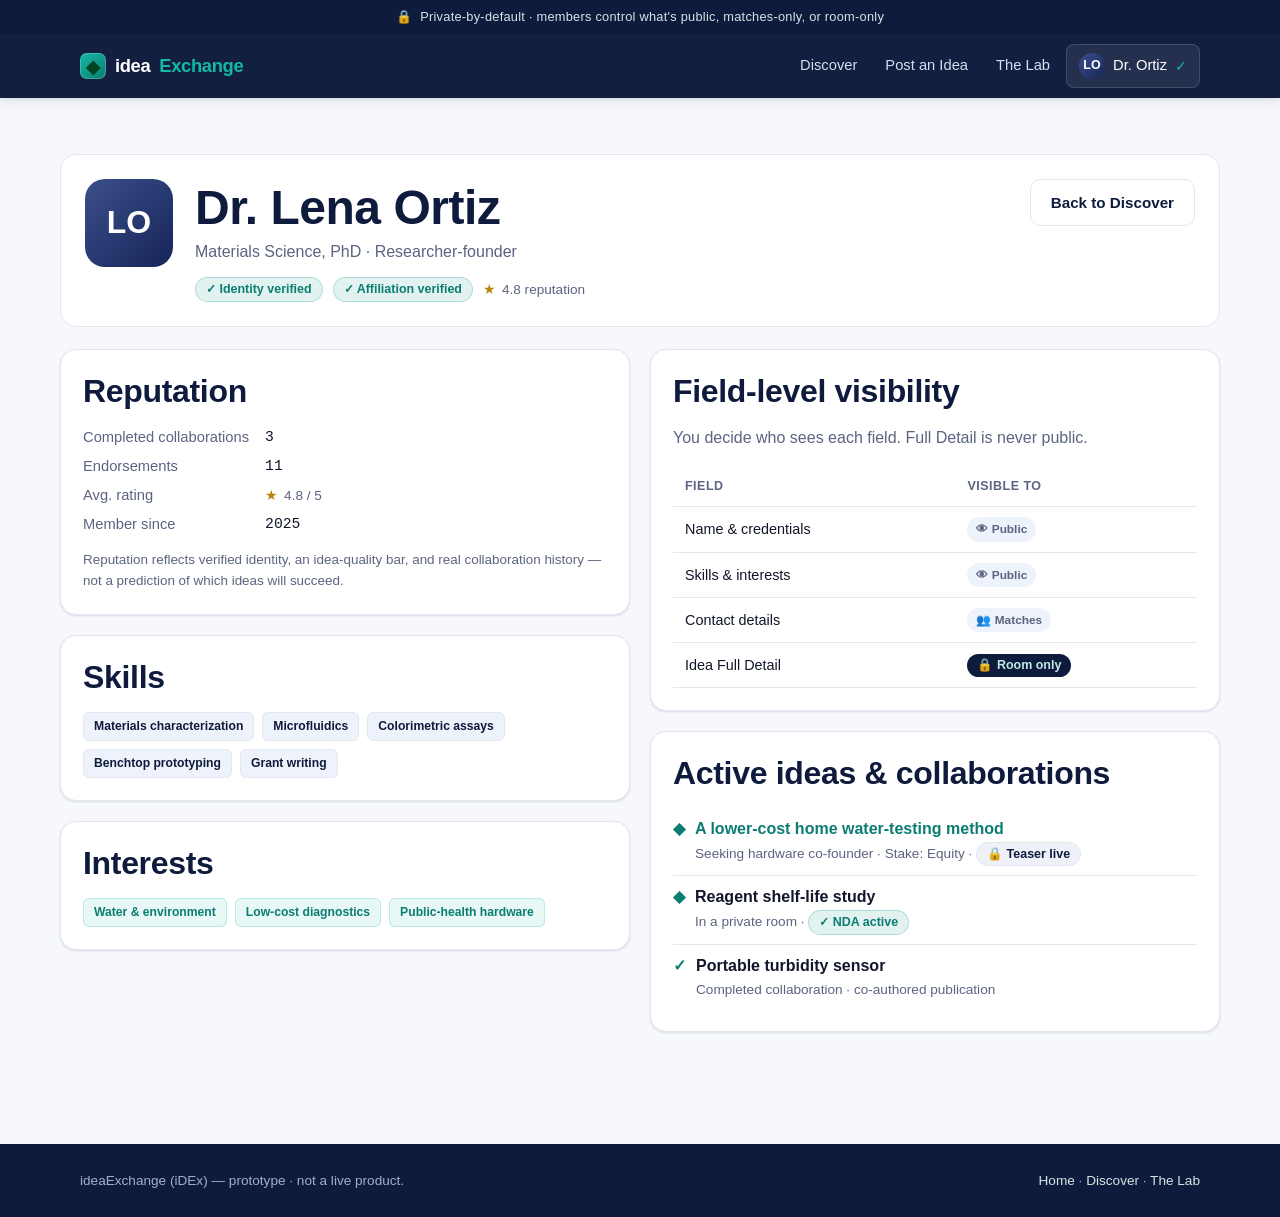
<file: profile.html>
<!DOCTYPE html>
<html lang="en">
<head>
<meta charset="UTF-8">
<meta name="viewport" content="width=device-width, initial-scale=1">
<title>Dr. Lena Ortiz — ideaExchange (iDEx)</title>
<link rel="stylesheet" href="styles.css">
</head>
<body>

<div class="trust-strip">
  <span class="lock">🔒</span> Private-by-default · members control what's public, matches-only, or room-only
</div>

<nav class="nav">
  <div class="nav-inner">
    <a class="brand" href="index.html"><span class="mark">◆</span> idea<b>Exchange</b></a>
    <button class="nav-toggle" aria-label="Toggle menu" onclick="document.getElementById('navlinks').classList.toggle('open')">☰</button>
    <div class="nav-links" id="navlinks">
      <a href="discover.html">Discover</a>
      <a href="idea-new.html">Post an Idea</a>
      <a href="lab.html">The Lab</a>
      <a class="avatar-chip" href="profile.html"><span class="avatar">LO</span> Dr. Ortiz <span class="vtick">✓</span></a>
    </div>
  </div>
</nav>

<main class="wrap section">
  <!-- Head -->
  <section class="panel profile-head" style="margin-bottom:22px">
    <div class="profile-av">LO</div>
    <div style="flex:1;min-width:240px">
      <h1 style="margin-bottom:4px">Dr. Lena Ortiz</h1>
      <p class="muted" style="margin:0 0 12px">Materials Science, PhD · Researcher-founder</p>
      <div class="cred-row">
        <span class="badge badge-verified">✓ Identity verified</span>
        <span class="badge badge-verified">✓ Affiliation verified</span>
        <span class="rep"><span class="star">★</span> 4.8 reputation</span>
      </div>
    </div>
    <a class="btn btn-ghost" href="discover.html">Back to Discover</a>
  </section>

  <div class="grid grid-2" style="align-items:start">
    <!-- Left column -->
    <div class="grid">
      <section class="card">
        <h2 style="margin-top:0">Reputation</h2>
        <dl class="kv">
          <dt>Completed collaborations</dt><dd class="mono">3</dd>
          <dt>Endorsements</dt><dd class="mono">11</dd>
          <dt>Avg. rating</dt><dd><span class="rep"><span class="star">★</span> 4.8 / 5</span></dd>
          <dt>Member since</dt><dd class="mono">2025</dd>
        </dl>
        <p class="muted" style="font-size:.84rem;margin:12px 0 0">Reputation reflects verified identity, an idea-quality bar, and real collaboration history — not a prediction of which ideas will succeed.</p>
      </section>

      <section class="card">
        <h2 style="margin-top:0">Skills</h2>
        <div class="meta-row">
          <span class="tag">Materials characterization</span>
          <span class="tag">Microfluidics</span>
          <span class="tag">Colorimetric assays</span>
          <span class="tag">Benchtop prototyping</span>
          <span class="tag">Grant writing</span>
        </div>
      </section>

      <section class="card">
        <h2 style="margin-top:0">Interests</h2>
        <div class="meta-row">
          <span class="tag tag-domain">Water &amp; environment</span>
          <span class="tag tag-domain">Low-cost diagnostics</span>
          <span class="tag tag-domain">Public-health hardware</span>
        </div>
      </section>
    </div>

    <!-- Right column -->
    <div class="grid">
      <section class="card">
        <h2 style="margin-top:0">Field-level visibility</h2>
        <p class="muted">You decide who sees each field. Full Detail is never public.</p>
        <table class="vis-table">
          <thead><tr><th>Field</th><th>Visible to</th></tr></thead>
          <tbody>
            <tr><td>Name &amp; credentials</td><td><span class="visibility-pill">👁 Public</span></td></tr>
            <tr><td>Skills &amp; interests</td><td><span class="visibility-pill">👁 Public</span></td></tr>
            <tr><td>Contact details</td><td><span class="visibility-pill">👥 Matches</span></td></tr>
            <tr><td>Idea Full Detail</td><td><span class="badge badge-sealed">🔒 Room only</span></td></tr>
          </tbody>
        </table>
      </section>

      <section class="card">
        <h2 style="margin-top:0">Active ideas &amp; collaborations</h2>
        <ul class="checklist">
          <li><span class="mk">◆</span>
            <div style="flex:1">
              <a href="idea.html"><strong>A lower-cost home water-testing method</strong></a>
              <div class="muted" style="font-size:.85rem">Seeking hardware co-founder · Stake: Equity · <span class="badge badge-lock">🔒 Teaser live</span></div>
            </div>
          </li>
          <li><span class="mk">◆</span>
            <div style="flex:1">
              <strong>Reagent shelf-life study</strong>
              <div class="muted" style="font-size:.85rem">In a private room · <span class="badge badge-verified">✓ NDA active</span></div>
            </div>
          </li>
          <li><span class="mk">✓</span>
            <div style="flex:1">
              <strong>Portable turbidity sensor</strong>
              <div class="muted" style="font-size:.85rem">Completed collaboration · co-authored publication</div>
            </div>
          </li>
        </ul>
      </section>
    </div>
  </div>
</main>

<footer class="footer">
  <div class="wrap">
    <span>ideaExchange (iDEx) — prototype · not a live product.</span>
    <span><a href="index.html">Home</a> · <a href="discover.html">Discover</a> · <a href="lab.html">The Lab</a></span>
  </div>
</footer>

</body>
</html>
</file>
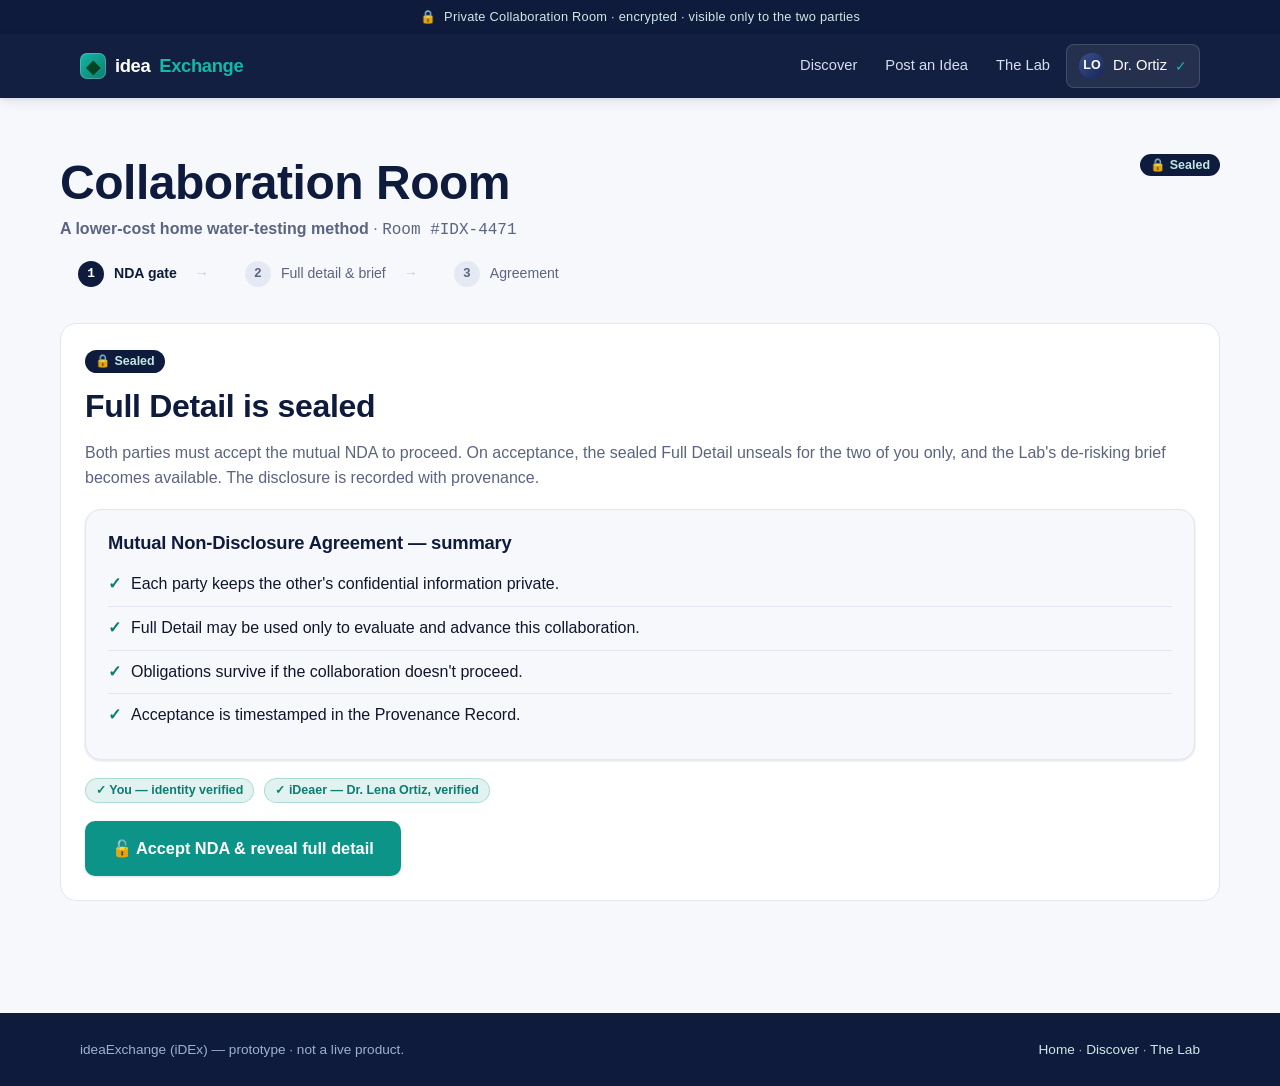
<file: room.html>
<!DOCTYPE html>
<html lang="en">
<head>
<meta charset="UTF-8">
<meta name="viewport" content="width=device-width, initial-scale=1">
<title>Collaboration Room — ideaExchange (iDEx)</title>
<link rel="stylesheet" href="styles.css">
</head>
<body>

<div class="trust-strip">
  <span class="lock">🔒</span> Private Collaboration Room · encrypted · visible only to the two parties
</div>

<nav class="nav">
  <div class="nav-inner">
    <a class="brand" href="index.html"><span class="mark">◆</span> idea<b>Exchange</b></a>
    <button class="nav-toggle" aria-label="Toggle menu" onclick="document.getElementById('navlinks').classList.toggle('open')">☰</button>
    <div class="nav-links" id="navlinks">
      <a href="discover.html">Discover</a>
      <a href="idea-new.html">Post an Idea</a>
      <a href="lab.html">The Lab</a>
      <a class="avatar-chip" href="profile.html"><span class="avatar">LO</span> Dr. Ortiz <span class="vtick">✓</span></a>
    </div>
  </div>
</nav>

<main class="wrap section">
  <div style="display:flex;justify-content:space-between;align-items:flex-start;gap:16px;flex-wrap:wrap;margin-bottom:8px">
    <div>
      <h1 style="margin-bottom:6px">Collaboration Room</h1>
      <p class="muted" style="margin:0"><strong>A lower-cost home water-testing method</strong> · <span class="mono">Room #IDX-4471</span></p>
    </div>
    <span class="badge badge-sealed" id="roomState">🔒 Sealed</span>
  </div>

  <!-- Stage tracker -->
  <div class="stage-track" aria-label="Progress">
    <div class="stage-step active" id="t1"><span class="dot">1</span> NDA gate</div>
    <div class="stage-step" id="t2"><span class="dot">2</span> Full detail &amp; brief</div>
    <div class="stage-step" id="t3"><span class="dot">3</span> Agreement</div>
  </div>

  <!-- STAGE A: NDA GATE -->
  <section class="panel" id="stageNda">
    <span class="badge badge-sealed" style="margin-bottom:14px">🔒 Sealed</span>
    <h2>Full Detail is sealed</h2>
    <p class="muted">Both parties must accept the mutual NDA to proceed. On acceptance, the sealed Full Detail unseals for the two of you only, and the Lab's de-risking brief becomes available. The disclosure is recorded with provenance.</p>

    <div class="card" style="background:var(--tint);margin:18px 0">
      <h3 style="margin-top:0">Mutual Non-Disclosure Agreement — summary</h3>
      <ul class="checklist">
        <li><span class="mk">✓</span> Each party keeps the other's confidential information private.</li>
        <li><span class="mk">✓</span> Full Detail may be used only to evaluate and advance this collaboration.</li>
        <li><span class="mk">✓</span> Obligations survive if the collaboration doesn't proceed.</li>
        <li><span class="mk">✓</span> Acceptance is timestamped in the Provenance Record.</li>
      </ul>
    </div>

    <div class="cred-row" style="margin-bottom:18px">
      <span class="badge badge-verified">✓ You — identity verified</span>
      <span class="badge badge-verified">✓ iDeaer — Dr. Lena Ortiz, verified</span>
    </div>

    <button class="btn btn-primary btn-lg" onclick="acceptNda()">🔓 Accept NDA &amp; reveal full detail</button>
  </section>

  <!-- UNSEALING state -->
  <section class="panel hidden" id="stageUnsealing">
    <div class="unsealing">
      <div class="ring" aria-hidden="true"></div>
      <h2 style="margin-bottom:6px">Unsealing…</h2>
      <p class="muted">Verifying both signatures and decrypting Full Detail.</p>
    </div>
  </section>

  <!-- STAGE B: REVEALED -->
  <section class="hidden" id="stageRevealed">
    <div class="notice notice-success" style="margin-bottom:22px">
      <span>🔓</span>
      <div>
        <strong>Full Detail unsealed.</strong> Both parties accepted the mutual NDA.
        <div style="margin-top:8px"><span class="provenance"><span class="seal">⏱</span> NDA executed &amp; detail revealed · 2026-11-20 16:41 UTC · provenance recorded</span></div>
      </div>
    </div>

    <!-- Full detail -->
    <section class="panel" style="margin-bottom:22px;border-left:4px solid var(--teal)">
      <span class="badge badge-verified" style="margin-bottom:12px">🔓 Full Detail — confidential</span>
      <h2>The method</h2>
      <p>The device uses a low-cost reagent film layered over a disposable microfluidic strip. Target contaminants (lead, nitrates, and selected bacteria) produce a colorimetric shift that a phone camera reads under controlled lighting from a snap-on housing. Calibration is handled in software, so the hardware stays inexpensive and manufacturable.</p>
      <p>Bench testing across 120 samples showed agreement with lab reference methods within acceptable tolerance for a screening-grade device. The remaining work is ruggedizing the housing, sourcing the reagent film at volume, and designing for manufacture — which is where a hardware co-founder comes in.</p>
    </section>

    <!-- Lab de-risking brief -->
    <section class="panel" style="margin-bottom:22px">
      <h2>🧪 Lab de-risking brief</h2>
      <p class="muted">An intelligence summary to help you both assess feasibility — not a prediction of whether the idea will win.</p>

      <h3>Market signal</h3>
      <div class="cite">
        At-home water-quality testing demand is rising with aging infrastructure and lead-exposure concern; existing consumer kits are either cheap-but-unreliable strips or accurate-but-costly lab mail-ins — a gap this idea targets.
        <span class="src">⌁ source: iDEx market index · consumer water safety · 2026</span>
      </div>

      <h3>Similar / prior work</h3>
      <div class="cite">
        Several microfluidic colorimetric assays appear in academic literature; most are lab-bound and not optimized for low-cost consumer manufacture. No dominant consumer product combines phone-read colorimetry with a disposable low-cost strip at this price point.
        <span class="src">⌁ source: prior-art scan · 42 references reviewed · patents + publications</span>
      </div>

      <h3>Feasibility pointers</h3>
      <ul class="checklist">
        <li><span class="mk">✓</span> Core chemistry is validated at bench scale (120 samples).</li>
        <li><span class="mk">✓</span> Phone-read calibration shifts cost from hardware to software — favorable.</li>
        <li><span class="mk">⚠</span> Reagent-film shelf life and supply at volume is the key open risk.</li>
      </ul>
    </section>

    <!-- Workspace stub -->
    <section class="panel" style="margin-bottom:22px">
      <h2>Shared workspace</h2>
      <div class="tabs" role="tablist">
        <button class="tab active" onclick="showTab(event,'tabMsg')">Messages</button>
        <button class="tab" onclick="showTab(event,'tabFiles')">Files</button>
        <button class="tab" onclick="showTab(event,'tabNotes')">Notes</button>
      </div>
      <div class="tab-panel active" id="tabMsg">
        <div class="workspace-stub">
          <p style="margin:0 0 10px"><strong>Dr. Lena Ortiz:</strong> Thanks for signing. The reagent-film supplier question is the one I'd love your read on first.</p>
          <p style="margin:0"><strong>You:</strong> On it — I've sourced similar films before. Let's scope a manufacturing plan this week.</p>
          <div style="display:flex;gap:8px;margin-top:14px">
            <input type="text" placeholder="Write a message… (prototype)" >
            <button class="btn btn-navy">Send</button>
          </div>
        </div>
      </div>
      <div class="tab-panel" id="tabFiles">
        <div class="file-row"><span>📄</span> bench-results-summary.pdf <span class="muted mono" style="margin-left:auto">1.2 MB</span></div>
        <div class="file-row"><span>📄</span> housing-concept-v2.step <span class="muted mono" style="margin-left:auto">4.8 MB</span></div>
        <div class="file-row"><span>📄</span> reagent-film-spec.xlsx <span class="muted mono" style="margin-left:auto">212 KB</span></div>
      </div>
      <div class="tab-panel" id="tabNotes">
        <div class="workspace-stub">Shared notes (prototype). Capture decisions, open questions, and milestones here — all kept inside the room.</div>
      </div>
    </section>

    <div class="center">
      <button class="btn btn-primary btn-lg" onclick="goAgreement()">Draft the Collaboration Agreement →</button>
    </div>
  </section>

  <!-- STAGE C: AGREEMENT -->
  <section class="panel hidden" id="stageAgreement" style="margin-top:26px">
    <h2>Collaboration Agreement</h2>
    <p class="muted">A guided agreement so both parties know their roles, Stake, and rights before building.</p>

    <div class="grid grid-2" style="margin:18px 0">
      <div class="card">
        <h3 style="margin-top:0">Roles</h3>
        <dl class="kv">
          <dt>iDeaer</dt><dd>Dr. Lena Ortiz — science lead</dd>
          <dt>Collaborator</dt><dd>You — hardware co-founder</dd>
        </dl>
      </div>
      <div class="card">
        <h3 style="margin-top:0">IP ownership</h3>
        <p class="muted" style="margin:0">Jointly held by a new entity; background IP stays with its originator. Filings coordinated through the Lab's IP steps.</p>
      </div>
    </div>

    <div class="card" style="margin-bottom:18px">
      <h3 style="margin-top:0">Stake split <span class="muted" style="font-weight:400;font-size:.85rem">(editable)</span></h3>
      <div class="split-bar">
        <span class="a" id="barA" style="width:55%"></span>
        <span class="b" id="barB" style="width:45%"></span>
      </div>
      <div class="stake-split">
        <div>
          <span class="muted" style="font-size:.85rem">iDeaer</span>
          <div class="num" id="valA">55%</div>
          <input type="range" min="30" max="70" value="55" oninput="splitChange(this.value)" aria-label="iDeaer stake percentage">
        </div>
        <div>
          <span class="muted" style="font-size:.85rem">Collaborator (you)</span>
          <div class="num" id="valB">45%</div>
        </div>
      </div>
      <p class="muted" style="font-size:.84rem;margin:0">Stake type: Equity. Vesting over a standard 4-year schedule.</p>
    </div>

    <div class="card" style="margin-bottom:18px">
      <h3 style="margin-top:0">Exit</h3>
      <p class="muted" style="margin:0">Either party may exit with notice; unvested Stake returns to the pool. Confidentiality obligations survive exit.</p>
    </div>

    <div id="signBox">
      <button class="btn btn-primary btn-lg" onclick="eSign()">✍ e-Sign agreement</button>
    </div>

    <div class="notice notice-success hidden" id="signed" style="margin-top:6px">
      <span style="font-size:1.3rem">✓</span>
      <div>
        <strong>Agreement executed &amp; stored with provenance.</strong>
        <p class="muted" style="margin:6px 0 8px">Both signatures recorded. A copy is sealed in the room and in each party's records.</p>
        <span class="provenance"><span class="seal">⏱</span> Agreement executed · 2026-11-20 17:08 UTC · provenance recorded · <span class="mono">doc #IDX-AGR-4471</span></span>
      </div>
    </div>
  </section>
</main>

<footer class="footer">
  <div class="wrap">
    <span>ideaExchange (iDEx) — prototype · not a live product.</span>
    <span><a href="index.html">Home</a> · <a href="discover.html">Discover</a> · <a href="lab.html">The Lab</a></span>
  </div>
</footer>

<script>
  function setStage(step) {
    [['t1',1],['t2',2],['t3',3]].forEach(function(p){
      var el = document.getElementById(p[0]);
      el.classList.remove('active','done');
      if (p[1] < step) el.classList.add('done');
      if (p[1] === step) el.classList.add('active');
    });
  }

  function acceptNda() {
    document.getElementById('stageNda').classList.add('hidden');
    document.getElementById('stageUnsealing').classList.remove('hidden');
    setStage(2);
    // deliberate, secure-feeling unseal
    setTimeout(function () {
      document.getElementById('stageUnsealing').classList.add('hidden');
      document.getElementById('stageRevealed').classList.remove('hidden');
      document.getElementById('roomState').textContent = '🔓 Unsealed';
      document.getElementById('roomState').className = 'badge badge-verified';
    }, 1600);
  }

  function goAgreement() {
    document.getElementById('stageAgreement').classList.remove('hidden');
    setStage(3);
    document.getElementById('stageAgreement').scrollIntoView({behavior:'smooth'});
  }

  function splitChange(v) {
    v = parseInt(v, 10);
    document.getElementById('valA').textContent = v + '%';
    document.getElementById('valB').textContent = (100 - v) + '%';
    document.getElementById('barA').style.width = v + '%';
    document.getElementById('barB').style.width = (100 - v) + '%';
  }

  function eSign() {
    document.getElementById('signBox').classList.add('hidden');
    document.getElementById('signed').classList.remove('hidden');
    document.getElementById('signed').scrollIntoView({behavior:'smooth'});
  }

  function showTab(e, id) {
    var tabs = e.currentTarget.parentNode.querySelectorAll('.tab');
    tabs.forEach(function(t){ t.classList.remove('active'); });
    e.currentTarget.classList.add('active');
    document.querySelectorAll('.tab-panel').forEach(function(p){ p.classList.remove('active'); });
    document.getElementById(id).classList.add('active');
  }
</script>

</body>
</html>
</file>
<file: styles.css>
/* =====================================================================
   ideaExchange (iDEx) — shared design system
   Visual direction: "Trust-Tech / Secure"
   ---------------------------------------------------------------------
   FINAL PALETTE (tuned for AA contrast on their surfaces)
   --------------------------------------------------------------------
   Navy (primary)        #0f1b3d   deep brand / headers / nav
   Navy-2 (raised navy)  #16255a   gradients, hovers on navy
   Teal accent (trust)   #14b8a6   verification / accents
   Teal-600 (text/btn)   #0d9488   teal that passes AA on white
   Surface white         #ffffff   cards, content
   Surface tint          #f6f8fc   page background, subtle panels
   Ink (body text)       #11162a   primary text
   Muted                 #5b6480   secondary text, meta
   Line                  #e2e7f0   hairline borders
   Success-teal          #0d9488   "Verified" state
   Amber (warning)       #b8860b   patent-risk guard
   Amber-bg              #fdf6e3   warning banner surface
   ---------------------------------------------------------------------
   Type: system sans for UI; monospace stack for data accents
         (match %, IDs, timestamps, stake splits).
   Radius ~10px, soft elevation.
   ===================================================================== */

:root {
  --navy: #0f1b3d;
  --navy-2: #16255a;
  --teal: #14b8a6;
  --teal-600: #0d9488;
  --teal-700: #0b7d72;
  --surface: #ffffff;
  --tint: #f6f8fc;
  --ink: #11162a;
  --muted: #5b6480;
  --line: #e2e7f0;
  --success: #0d9488;
  --amber: #b8860b;
  --amber-bg: #fdf6e3;
  --amber-line: #ead9a6;

  --radius: 10px;
  --radius-lg: 16px;
  --shadow-sm: 0 1px 2px rgba(15, 27, 61, .06), 0 1px 3px rgba(15, 27, 61, .08);
  --shadow-md: 0 4px 12px rgba(15, 27, 61, .08), 0 2px 4px rgba(15, 27, 61, .06);
  --shadow-lg: 0 18px 40px rgba(15, 27, 61, .16);

  --sans: -apple-system, BlinkMacSystemFont, "Segoe UI", Roboto, Helvetica,
    Arial, "Apple Color Emoji", "Segoe UI Emoji", sans-serif;
  --mono: "SF Mono", ui-monospace, "SFMono-Regular", Menlo, Consolas,
    "Liberation Mono", monospace;

  --maxw: 1160px;
}

/* ------------------------------ reset ------------------------------ */
* { box-sizing: border-box; }
html { scroll-behavior: smooth; }
body {
  margin: 0;
  font-family: var(--sans);
  color: var(--ink);
  background: var(--tint);
  line-height: 1.55;
  -webkit-font-smoothing: antialiased;
}
h1, h2, h3, h4 { line-height: 1.2; color: var(--navy); margin: 0 0 .5em; letter-spacing: -.01em; }
h1 { font-size: clamp(1.9rem, 1.2rem + 2.6vw, 3rem); }
h2 { font-size: clamp(1.4rem, 1rem + 1.4vw, 2rem); }
h3 { font-size: 1.15rem; }
p { margin: 0 0 1rem; }
a { color: var(--teal-700); text-decoration: none; }
a:hover { text-decoration: underline; }
img { max-width: 100%; }

:focus-visible {
  outline: 3px solid var(--teal);
  outline-offset: 2px;
  border-radius: 6px;
}

.mono { font-family: var(--mono); font-feature-settings: "tnum" 1; }
.muted { color: var(--muted); }
.center { text-align: center; }
.wrap { max-width: var(--maxw); margin: 0 auto; padding: 0 20px; }
.narrow { max-width: 820px; margin: 0 auto; padding: 0 20px; }
.section { padding: 56px 0; }
.sr-only {
  position: absolute; width: 1px; height: 1px; padding: 0; margin: -1px;
  overflow: hidden; clip: rect(0 0 0 0); white-space: nowrap; border: 0;
}

/* --------------------------- trust strip --------------------------- */
.trust-strip {
  background: var(--navy);
  color: #cfe8e4;
  font-size: .8rem;
  letter-spacing: .02em;
  text-align: center;
  padding: 7px 16px;
  display: flex; align-items: center; justify-content: center; gap: 8px;
}
.trust-strip .lock { color: var(--teal); }

/* ------------------------------- nav ------------------------------- */
.nav {
  position: sticky; top: 0; z-index: 50;
  background: rgba(15, 27, 61, .98);
  color: #fff;
  box-shadow: var(--shadow-md);
}
.nav-inner {
  max-width: var(--maxw); margin: 0 auto;
  display: flex; align-items: center; gap: 8px;
  padding: 10px 20px;
}
.brand {
  display: inline-flex; align-items: center; gap: 9px;
  font-weight: 700; font-size: 1.15rem; color: #fff;
  letter-spacing: -.02em;
}
.brand:hover { text-decoration: none; }
.brand .mark {
  width: 26px; height: 26px; display: inline-grid; place-items: center;
  background: linear-gradient(135deg, var(--teal), var(--teal-700));
  border-radius: 7px; color: #042; box-shadow: inset 0 0 0 1px rgba(255,255,255,.2);
}
.brand b { color: var(--teal); font-weight: 800; }
.nav-links {
  display: flex; align-items: center; gap: 4px;
  margin-left: auto;
}
.nav-links a {
  color: #d6def0; padding: 8px 12px; border-radius: 8px;
  font-size: .92rem; font-weight: 500;
}
.nav-links a:hover { background: rgba(255,255,255,.08); color: #fff; text-decoration: none; }
.nav-links a.active { color: #fff; background: rgba(20,184,166,.18); }
.nav-cta {
  background: var(--teal) !important; color: #042 !important; font-weight: 700 !important;
}
.nav-cta:hover { background: #2dd4bf !important; }

.avatar-chip {
  display: inline-flex; align-items: center; gap: 8px;
  background: rgba(255,255,255,.08); border: 1px solid rgba(255,255,255,.14);
  padding: 4px 10px 4px 4px; border-radius: 999px; color: #fff !important;
  font-size: .85rem;
}
.avatar-chip:hover { background: rgba(255,255,255,.14); text-decoration: none; }
.avatar {
  width: 26px; height: 26px; border-radius: 50%;
  background: linear-gradient(135deg, #3b4f8a, #16255a);
  display: grid; place-items: center; color: #fff; font-weight: 700; font-size: .78rem;
}
.avatar-chip .vtick { color: var(--teal); font-size: .9rem; }

/* mobile nav toggle */
.nav-toggle { display: none; }

/* ----------------------------- buttons ----------------------------- */
.btn {
  display: inline-flex; align-items: center; justify-content: center; gap: 8px;
  font: inherit; font-weight: 600; font-size: .95rem;
  padding: 11px 20px; border-radius: var(--radius);
  border: 1px solid transparent; cursor: pointer;
  transition: transform .06s ease, background .15s ease, box-shadow .15s ease;
  text-decoration: none;
}
.btn:hover { text-decoration: none; }
.btn:active { transform: translateY(1px); }
.btn-primary { background: var(--teal-600); color: #fff; box-shadow: var(--shadow-sm); }
.btn-primary:hover { background: var(--teal-700); }
.btn-navy { background: var(--navy); color: #fff; }
.btn-navy:hover { background: var(--navy-2); }
.btn-ghost { background: #fff; color: var(--navy); border-color: var(--line); }
.btn-ghost:hover { border-color: #c3ccdd; background: var(--tint); }
.btn-lg { padding: 14px 26px; font-size: 1.02rem; }
.btn-block { width: 100%; }
.btn[disabled] { opacity: .5; cursor: not-allowed; }

/* ------------------------------ cards ------------------------------ */
.card {
  background: var(--surface); border: 1px solid var(--line);
  border-radius: var(--radius-lg); box-shadow: var(--shadow-sm);
  padding: 22px;
}
.card-hover { transition: box-shadow .18s ease, transform .18s ease, border-color .18s ease; }
.card-hover:hover { box-shadow: var(--shadow-md); transform: translateY(-2px); border-color: #cdd7ea; }

.panel {
  background: var(--surface); border: 1px solid var(--line);
  border-radius: var(--radius-lg); padding: 24px;
}

/* ---------------------- badges / chips / tags ---------------------- */
.badge {
  display: inline-flex; align-items: center; gap: 6px;
  font-size: .78rem; font-weight: 600; line-height: 1;
  padding: 5px 10px; border-radius: 999px; white-space: nowrap;
}
.badge-verified { background: rgba(13,148,136,.12); color: var(--teal-700); border: 1px solid rgba(13,148,136,.25); }
.badge-lock { background: #eef1f8; color: var(--navy); border: 1px solid var(--line); }
.badge-amber { background: var(--amber-bg); color: #8a6508; border: 1px solid var(--amber-line); }
.badge-sealed { background: var(--navy); color: #bfe9e2; }

.tag {
  display: inline-flex; align-items: center;
  font-size: .76rem; font-weight: 600; color: var(--navy);
  background: #eef2fa; border: 1px solid var(--line);
  padding: 4px 10px; border-radius: 6px;
}
.tag-domain { background: rgba(20,184,166,.10); color: var(--teal-700); border-color: rgba(20,184,166,.22); }

.rep { color: var(--muted); font-size: .85rem; display: inline-flex; gap: 6px; align-items: center; }
.rep .star { color: var(--amber); }

.lock-cue {
  display: inline-flex; align-items: center; gap: 7px;
  font-size: .82rem; color: var(--muted);
  background: var(--tint); border: 1px dashed #c9d3e6;
  padding: 7px 11px; border-radius: 8px;
}
.lock-cue .lock { color: var(--navy); }

/* match score */
.match {
  display: inline-flex; align-items: center; gap: 8px;
}
.match-score {
  font-family: var(--mono); font-weight: 700; font-size: 1.05rem;
  color: var(--teal-700);
}
.match-bar { width: 72px; height: 7px; border-radius: 99px; background: #e4e9f3; overflow: hidden; }
.match-bar > span { display: block; height: 100%; background: linear-gradient(90deg, var(--teal), var(--teal-700)); }

/* tooltip */
.tip { position: relative; cursor: help; border-bottom: 1px dotted var(--muted); }
.tip .tip-body {
  position: absolute; bottom: 135%; left: 50%; transform: translateX(-50%);
  background: var(--navy); color: #eaf1ff; font-size: .78rem; font-weight: 400;
  padding: 9px 12px; border-radius: 8px; width: 230px; line-height: 1.4;
  box-shadow: var(--shadow-lg); opacity: 0; pointer-events: none; transition: opacity .15s ease;
  z-index: 20;
}
.tip:hover .tip-body, .tip:focus .tip-body { opacity: 1; }

/* -------------------------- forms / fields ------------------------- */
label { display: block; font-weight: 600; color: var(--navy); margin-bottom: 6px; font-size: .95rem; }
.field { margin-bottom: 22px; }
.field .hint { font-size: .82rem; color: var(--muted); margin: -2px 0 8px; font-weight: 400; }
input[type="text"], textarea, select {
  width: 100%; font: inherit; color: var(--ink);
  padding: 11px 13px; border: 1px solid var(--line); border-radius: var(--radius);
  background: #fff; transition: border-color .15s ease, box-shadow .15s ease;
}
textarea { resize: vertical; min-height: 96px; }
input:focus, textarea:focus, select:focus {
  outline: none; border-color: var(--teal); box-shadow: 0 0 0 3px rgba(20,184,166,.18);
}
.field-public { border-left: 3px solid var(--teal); padding-left: 14px; }
.field-sealed {
  border-left: 3px solid var(--navy); padding-left: 14px;
  background: linear-gradient(180deg, rgba(15,27,61,.03), transparent);
  border-radius: 0 var(--radius) var(--radius) 0;
}
.field-sealed textarea { background: #fbfcfe; }

.visibility-pill {
  display: inline-flex; align-items: center; gap: 6px; font-size: .74rem; font-weight: 600;
  padding: 3px 9px; border-radius: 999px; background: #eef2fa; color: var(--muted);
}

/* warning banner (disclosure guard) */
.guard {
  display: none;
  background: var(--amber-bg); border: 1px solid var(--amber-line);
  color: #7a5a06; border-radius: var(--radius);
  padding: 13px 15px; margin: 10px 0 0; font-size: .9rem;
  align-items: flex-start; gap: 10px;
}
.guard.show { display: flex; }
.guard .shield { color: var(--amber); font-size: 1.15rem; line-height: 1.2; }
.guard b { color: #6b4e05; }

/* notices */
.notice {
  display: flex; gap: 12px; align-items: flex-start;
  border-radius: var(--radius); padding: 14px 16px; font-size: .92rem;
}
.notice-sealed { background: var(--navy); color: #dbe6f7; }
.notice-sealed .lock { color: var(--teal); font-size: 1.2rem; }
.notice-info { background: #eef4ff; border: 1px solid #d6e2fb; color: #26416e; }
.notice-success { background: rgba(13,148,136,.09); border: 1px solid rgba(13,148,136,.28); color: var(--teal-700); }

.provenance {
  font-family: var(--mono); font-size: .8rem; color: var(--muted);
  display: inline-flex; align-items: center; gap: 8px;
  background: var(--tint); border: 1px solid var(--line);
  padding: 7px 12px; border-radius: 8px;
}
.provenance .seal { color: var(--teal-700); }

/* citation styling (The Lab) */
.cite {
  border-left: 3px solid var(--teal); background: var(--tint);
  padding: 12px 15px; border-radius: 0 var(--radius) var(--radius) 0; margin: 10px 0;
}
.cite .src {
  font-family: var(--mono); font-size: .74rem; color: var(--teal-700);
  display: inline-flex; align-items: center; gap: 6px; margin-top: 6px;
}
.cite-ref { font-family: var(--mono); font-size: .72rem; color: var(--teal-700);
  vertical-align: super; text-decoration: none; }

/* ------------------------------ grid ------------------------------- */
.grid { display: grid; gap: 20px; }
.grid-3 { grid-template-columns: repeat(3, 1fr); }
.grid-2 { grid-template-columns: repeat(2, 1fr); }
.steps { counter-reset: step; }
.step-num {
  width: 34px; height: 34px; border-radius: 50%; display: grid; place-items: center;
  background: var(--navy); color: #fff; font-weight: 700; font-family: var(--mono);
  margin-bottom: 12px;
}

/* --------------------------- hero / index -------------------------- */
.hero {
  background:
    radial-gradient(1100px 500px at 80% -10%, rgba(20,184,166,.22), transparent 60%),
    linear-gradient(160deg, var(--navy), var(--navy-2));
  color: #eef3fc; padding: 72px 0 80px;
}
.hero h1 { color: #fff; max-width: 15ch; }
.hero .eyebrow {
  display: inline-flex; align-items: center; gap: 8px;
  color: #a9f0e6; font-weight: 600; font-size: .82rem; letter-spacing: .06em;
  text-transform: uppercase; margin-bottom: 18px;
  background: rgba(20,184,166,.12); border: 1px solid rgba(20,184,166,.3);
  padding: 6px 12px; border-radius: 999px;
}
.hero .lede { font-size: 1.2rem; color: #cfd8ea; max-width: 56ch; }
.hero-actions { display: flex; gap: 12px; flex-wrap: wrap; margin-top: 26px; }
.hero-trust { display: flex; gap: 22px; flex-wrap: wrap; margin-top: 34px; color: #bcd; font-size: .86rem; }
.hero-trust span { display: inline-flex; align-items: center; gap: 7px; }
.hero-trust .tk { color: var(--teal); }

/* feature trust tiles */
.trust-tile { text-align: left; }
.trust-tile .ico {
  width: 42px; height: 42px; border-radius: 10px; display: grid; place-items: center;
  background: rgba(13,148,136,.1); color: var(--teal-700); font-size: 1.3rem; margin-bottom: 12px;
}

/* --------------------------- discover page ------------------------- */
.discover-layout { display: grid; grid-template-columns: 260px 1fr; gap: 26px; align-items: start; }
.filters { position: sticky; top: 84px; }
.filter-group { margin-bottom: 20px; }
.filter-group h4 { font-size: .8rem; text-transform: uppercase; letter-spacing: .05em; color: var(--muted); margin-bottom: 10px; }
.check { display: flex; align-items: center; gap: 9px; font-size: .9rem; margin-bottom: 8px; color: var(--ink); cursor: pointer; }
.check input { width: auto; }

.match-card { display: grid; gap: 14px; }
.match-card .top { display: flex; justify-content: space-between; gap: 16px; align-items: flex-start; }
.match-card h3 a { color: var(--navy); }
.cred-row { display: flex; flex-wrap: wrap; gap: 10px; align-items: center; }
.meta-row { display: flex; flex-wrap: wrap; gap: 8px; align-items: center; }
.card-foot { display: flex; justify-content: space-between; align-items: center; gap: 14px; flex-wrap: wrap; border-top: 1px solid var(--line); padding-top: 14px; }

/* ------------------------------ room ------------------------------- */
.stage-track { display: flex; gap: 0; margin-bottom: 26px; flex-wrap: wrap; }
.stage-step {
  display: flex; align-items: center; gap: 10px; font-size: .88rem; color: var(--muted);
  padding: 10px 18px; position: relative;
}
.stage-step .dot {
  width: 26px; height: 26px; border-radius: 50%; display: grid; place-items: center;
  background: #e4e9f3; color: var(--muted); font-family: var(--mono); font-weight: 700; font-size: .8rem;
}
.stage-step.active { color: var(--navy); font-weight: 700; }
.stage-step.active .dot { background: var(--navy); color: #fff; }
.stage-step.done .dot { background: var(--teal-600); color: #fff; }
.stage-step:not(:last-child)::after { content: "→"; color: #c3ccdd; margin-left: 8px; }

.hidden { display: none !important; }

.unsealing {
  text-align: center; padding: 40px; color: var(--navy);
}
.unsealing .ring {
  width: 48px; height: 48px; border: 4px solid #d5deef; border-top-color: var(--teal);
  border-radius: 50%; margin: 0 auto 16px; animation: spin 1s linear infinite;
}
@keyframes spin { to { transform: rotate(360deg); } }

.tabs { display: flex; gap: 6px; border-bottom: 1px solid var(--line); margin-bottom: 16px; }
.tab {
  background: none; border: none; font: inherit; font-weight: 600; color: var(--muted);
  padding: 10px 14px; cursor: pointer; border-bottom: 2px solid transparent; margin-bottom: -1px;
}
.tab.active { color: var(--navy); border-bottom-color: var(--teal); }
.tab-panel { display: none; }
.tab-panel.active { display: block; }

.stake-split { display: grid; grid-template-columns: 1fr 1fr; gap: 14px; margin: 14px 0; }
.stake-split .num { font-family: var(--mono); font-size: 2rem; font-weight: 700; color: var(--navy); }
.split-bar { height: 12px; border-radius: 99px; overflow: hidden; display: flex; margin: 10px 0 4px; }
.split-bar .a { background: var(--navy); }
.split-bar .b { background: var(--teal-600); }

.workspace-stub { border: 1px dashed #c9d3e6; border-radius: var(--radius); padding: 18px; color: var(--muted); background: var(--tint); }
.file-row { display: flex; align-items: center; gap: 10px; padding: 8px 0; border-bottom: 1px solid var(--line); font-size: .9rem; }
.file-row:last-child { border-bottom: none; }

/* ----------------------------- profile ----------------------------- */
.profile-head { display: flex; gap: 22px; align-items: flex-start; flex-wrap: wrap; }
.profile-av {
  width: 88px; height: 88px; border-radius: 20px; flex: none;
  background: linear-gradient(135deg, #3b4f8a, #16255a); color: #fff;
  display: grid; place-items: center; font-size: 2rem; font-weight: 700;
}
.kv { display: grid; grid-template-columns: auto 1fr; gap: 6px 16px; font-size: .92rem; }
.kv dt { color: var(--muted); }
.kv dd { margin: 0; }
.vis-table { width: 100%; border-collapse: collapse; font-size: .9rem; }
.vis-table th, .vis-table td { text-align: left; padding: 10px 12px; border-bottom: 1px solid var(--line); }
.vis-table th { color: var(--muted); font-size: .78rem; text-transform: uppercase; letter-spacing: .04em; }

/* ------------------------------ lists ------------------------------ */
.checklist { list-style: none; padding: 0; margin: 0; }
.checklist li { display: flex; gap: 10px; align-items: flex-start; padding: 9px 0; border-bottom: 1px solid var(--line); }
.checklist li:last-child { border-bottom: none; }
.checklist .mk { color: var(--teal-700); font-weight: 700; flex: none; }

/* ------------------------------ footer ----------------------------- */
.footer {
  background: var(--navy); color: #9fb0cf; margin-top: 56px;
  padding: 26px 0; font-size: .85rem;
}
.footer .wrap { display: flex; justify-content: space-between; gap: 16px; flex-wrap: wrap; align-items: center; }
.footer a { color: #cfe8e4; }

/* ---------------------------- responsive --------------------------- */
@media (max-width: 860px) {
  .grid-3, .grid-2 { grid-template-columns: 1fr; }
  .discover-layout { grid-template-columns: 1fr; }
  .filters { position: static; }
  .stake-split { grid-template-columns: 1fr; }

  .nav-toggle {
    display: inline-grid; place-items: center; margin-left: auto;
    width: 40px; height: 40px; background: rgba(255,255,255,.1);
    border: 1px solid rgba(255,255,255,.18); border-radius: 8px; color: #fff; cursor: pointer; font-size: 1.1rem;
  }
  .nav-links {
    display: none; position: absolute; top: 100%; left: 0; right: 0;
    flex-direction: column; align-items: stretch; gap: 2px;
    background: var(--navy); padding: 10px 16px 16px; box-shadow: var(--shadow-lg);
    margin-left: 0;
  }
  .nav-links.open { display: flex; }
  .nav-links a, .nav-links .avatar-chip { width: 100%; }
}
</file>
